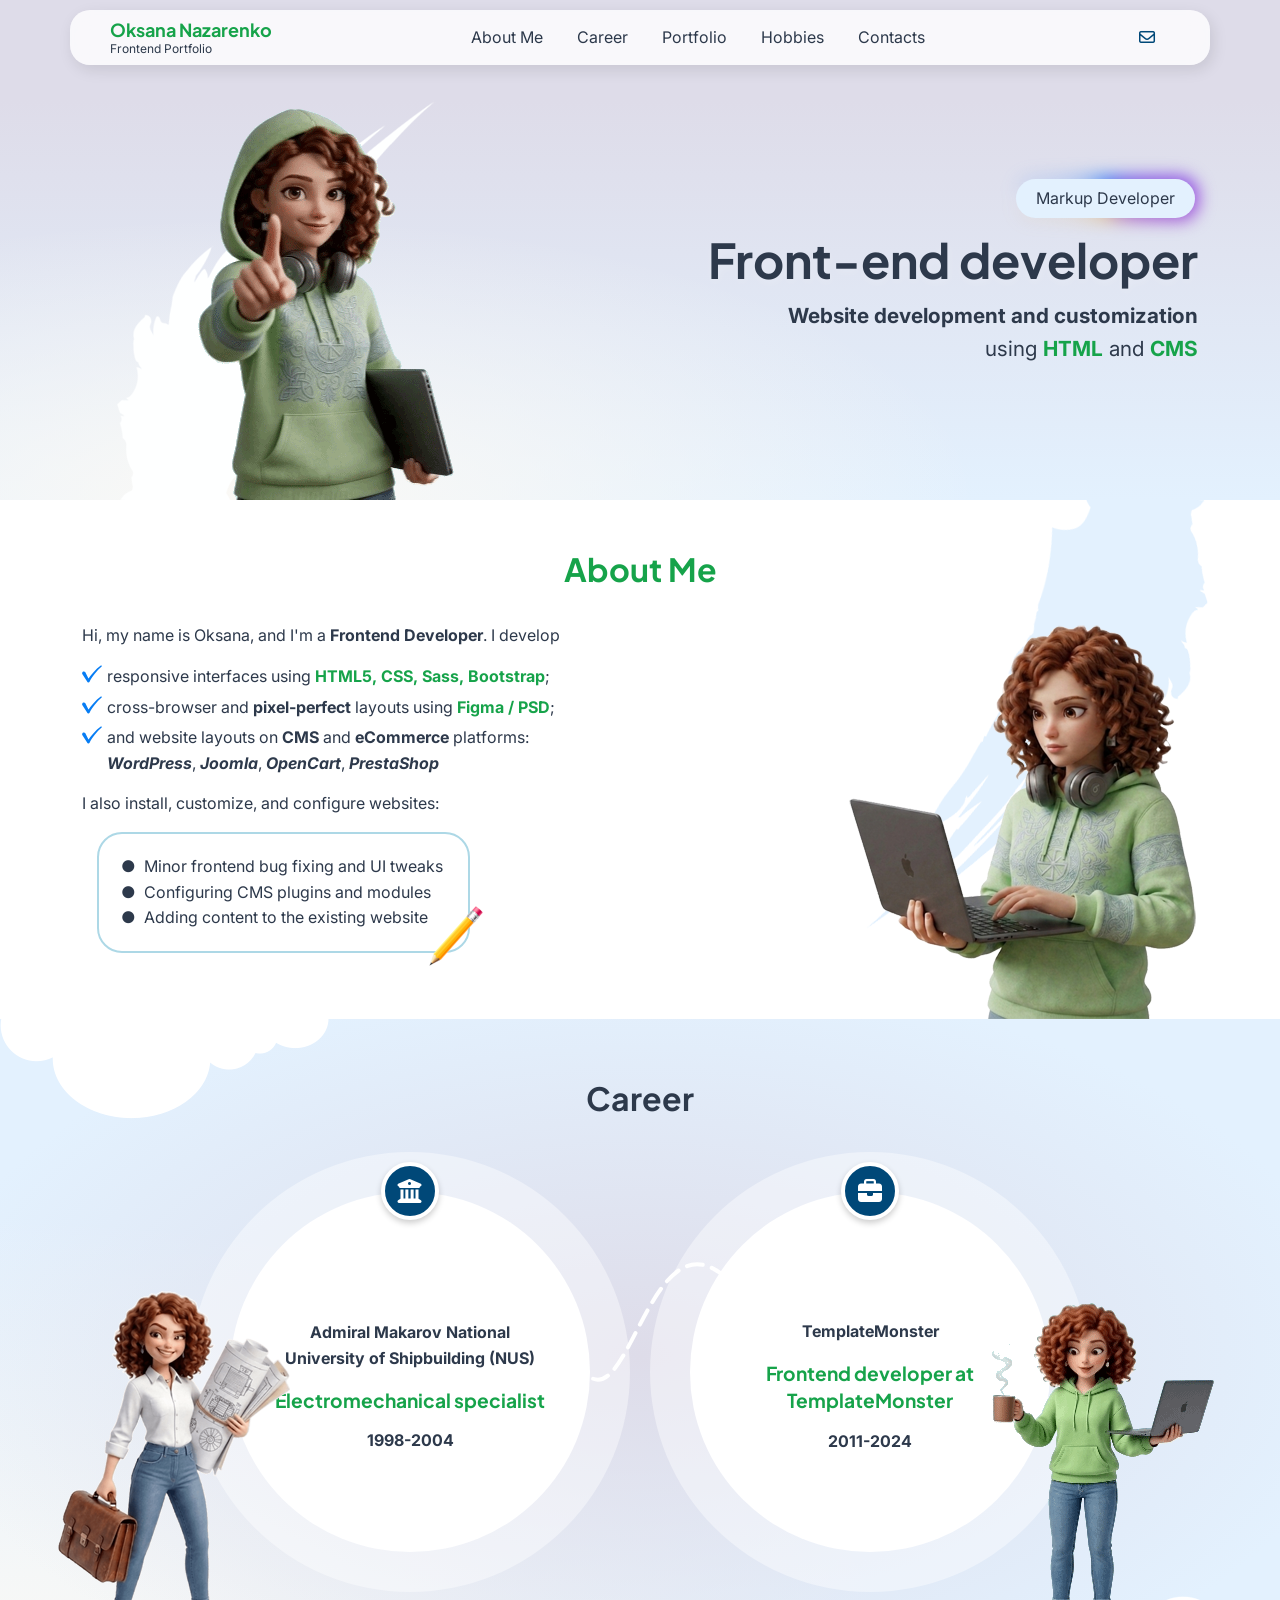
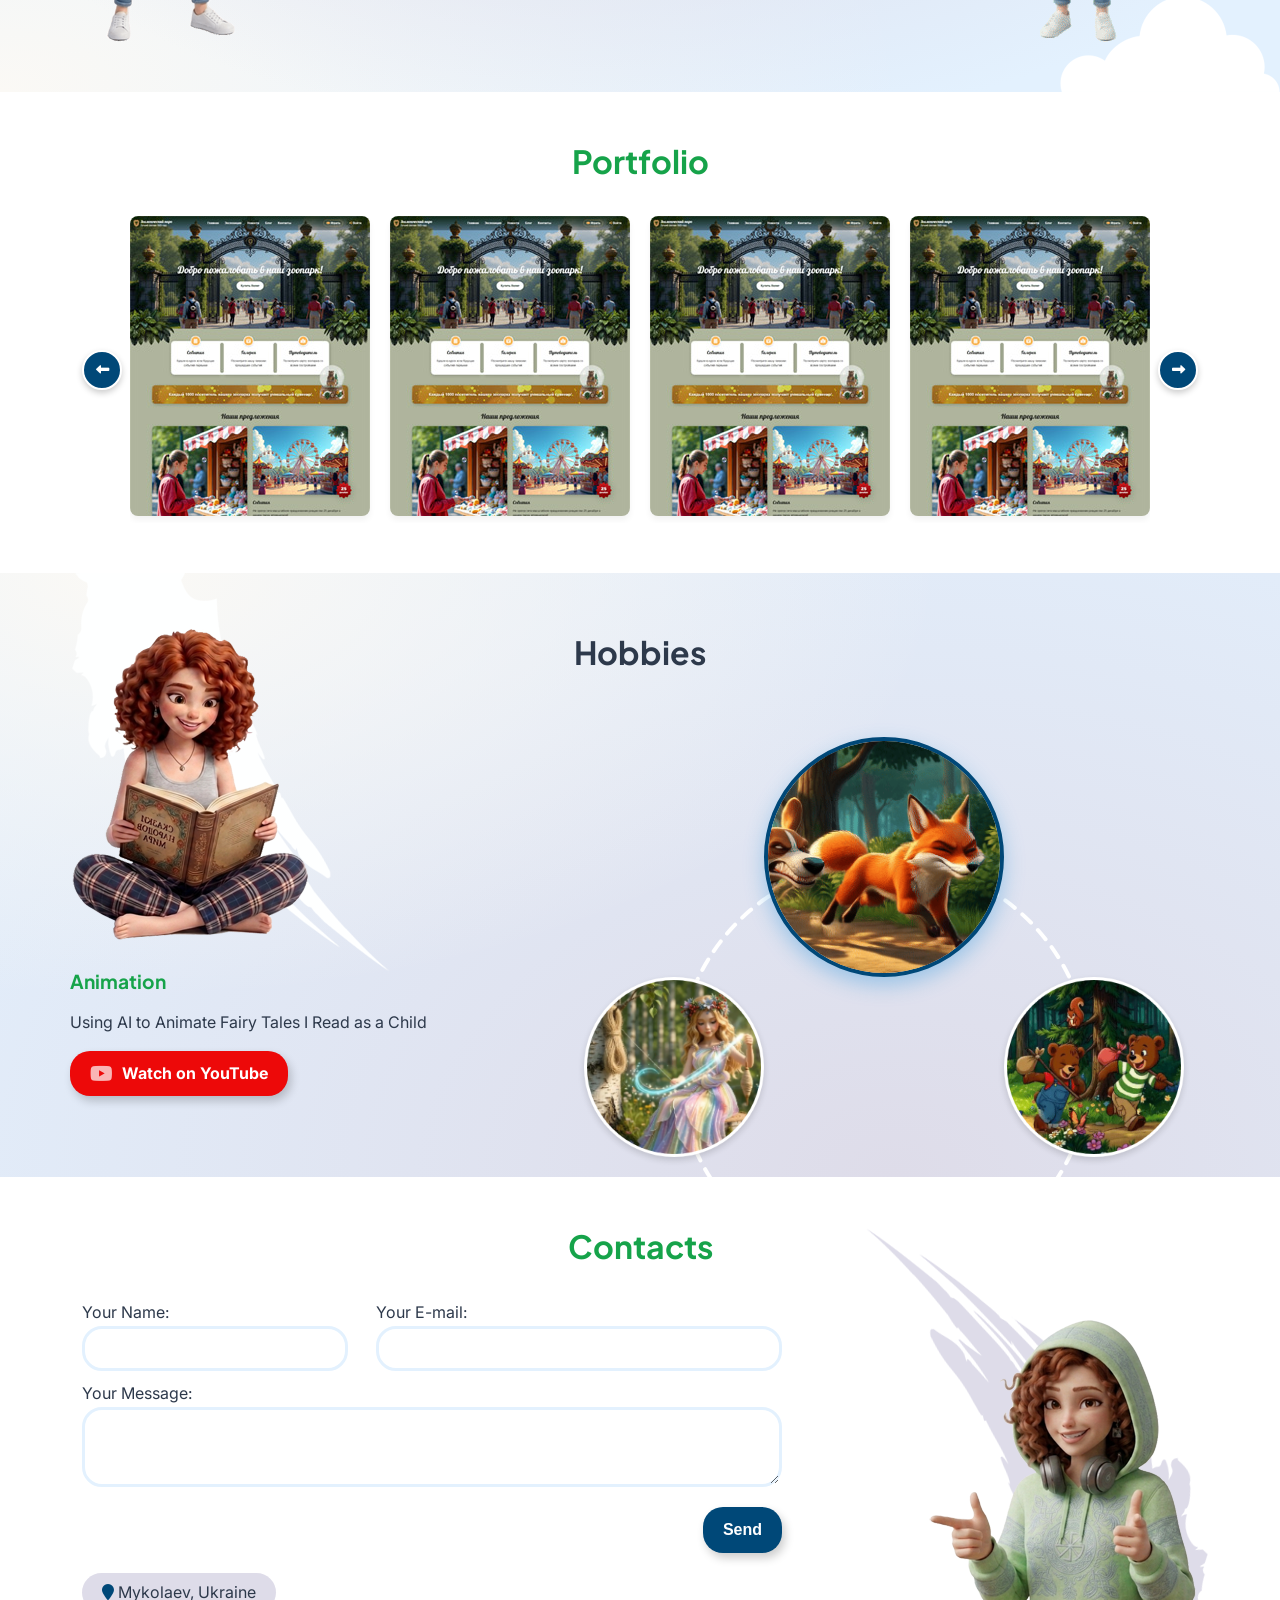
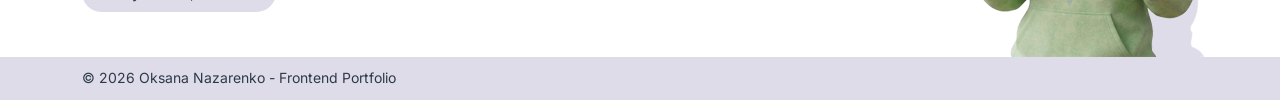
<file: index.html>
<!doctype html>
<html lang="en">
  <head>
    <meta charset="UTF-8" />
    <meta name="viewport" content="width=device-width, initial-scale=1.0" />
    <title>Frontend Portfolio</title>
    <link rel="icon" href="img/favicon.ico" />
    <link rel="preconnect" href="https://fonts.googleapis.com" />
    <link rel="preconnect" href="https://fonts.gstatic.com" crossorigin />
    <link href="https://fonts.googleapis.com/css2?family=Inter:ital,opsz,wght@0,14..32,100..900;1,14..32,100..900&display=swap" rel="stylesheet">
	<link href="https://fonts.googleapis.com/css2?family=Plus+Jakarta+Sans:wght@700&display=swap" rel="stylesheet">
    <link rel="stylesheet" href="css/bootstrap-grid.css" />
    <link href="css/fontawesome-all.min.css" rel="stylesheet" />
    <link rel="preload" href="preloader.svg" as="image" />
    <link rel="stylesheet" href="css/styles.css" />
    <link rel="stylesheet" href="css/responsive.css" />
  </head>

  <body>
    <div class="preloader">
      <img src="preloader.svg" alt="Portfolio" />
    </div>
    <header class="head-home">
      <div class="navbar">
        <div class="container">
          <div class="logo">
            <a href="/">
              <p>
                <span>Oksana Nazarenko</span><br />
                Frontend Portfolio
              </p>
            </a>
          </div>
          <div class="header__menu menu">
            <div class="menu__icon"><span></span></div>
            <nav class="menu__body">
              <ul class="menu__list">
                <li><a href="#about">About Me</a></li>
                <li><a href="#career">Career</a></li>
                <li><a href="#portfolio">Portfolio</a></li>
                <li><a href="#hobbies">Hobbies</a></li>
                <li><a href="#contacts">Contacts</a></li>
              </ul>
            </nav>
          </div>
          <nav>
            <a href="mailto:oksana555oksana@gmail.com" target="_blank"
              ><i class="far fa-envelope"></i
            ></a>
          </nav>
        </div>
      </div>
      <div class="container">
        <span class="rainbow">
          <span class="rainbow-stroke"></span>
          <span class="rainbow-text">Markup Developer</span>
        </span>
        <h1>Front-end developer</h1>
        <p>
          <strong>Website development and customization</strong><br />
          using <strong class="color2">HTML</strong> and
          <strong class="color2">CMS</strong>
        </p>
      </div>
    </header>

    <div class="content">
      <section id="about">
        <div class="container">
          <h2 class="text-center">About Me</h2>

          <div class="row">
            <div class="col-sm-12 col-md-8">
              <div class="text-container">
                <p>
                  Hi, my name is Oksana, and I'm a
                  <strong>Frontend Developer</strong>. I develop
                </p>
                <ul class="list-check">
                  <li>
                    responsive interfaces using
                    <strong class="color2">HTML5, CSS, Sass, Bootstrap</strong>;
                  </li>
                  <li>
                    cross-browser and <strong>pixel-perfect</strong> layouts
                    using <strong class="color2">Figma / PSD</strong>;
                  </li>
                  <li>
                    and website layouts on <strong>CMS</strong> and
                    <strong>eCommerce</strong> platforms: <br><strong><em>WordPress</em></strong>, <strong><em>Joomla</em></strong>, <strong><em>OpenCart</em></strong>, <strong><em>PrestaShop</em></strong>
                  </li>
                </ul>

                <p>I also install, customize, and configure websites:</p>
                <ul class="list-marker">
                  <li>Minor frontend bug fixing and UI tweaks</li>
                  <li>Configuring CMS plugins and modules</li>
                  <li>Adding content to the existing website</li>
                </ul>
              </div>
            </div>
            <div class="col-sm-12 col-md-4 lh-0">
              <img
                class="img-box"
                src="img/img2.png"
                alt="Oksana Nazarenko"
                style="width: 351px"
              />
            </div>
          </div>
        </div>
      </section>

      <section id="career" class="highlighted-section">
        <h2 class="text-center">Career</h2>
        <div class="features">
          <div class="feature-box">
            <span class="feature-box-icon"
              ><i class="fa fa-university"></i
            ></span>
            <div class="feature-box-text">
              <p>
                <strong
                  >Admiral Makarov National University of Shipbuilding
                  (NUS)</strong
                >
              </p>
              <h3>Electromechanical specialist</h3>
              <p><strong>1998-2004</strong></p>
            </div>
            <img
              class="img-box"
              src="img/img3.png"
              alt="Oksana Nazarenko"
              style="width: 232px"
            />
            <svg
              class="feature-line"
              width="400"
              height="200"
              viewBox="0 0 400 200"
            >
              <path
                class="dashed-curve"
                d="M 150 100 C 220 300,  230 -100, 350 100"
                pathLength="100"
              />
            </svg>
          </div>
          <div class="feature-box">
            <span class="feature-box-icon"
              ><i class="fa-solid fa-briefcase"></i
            ></span>
            <div class="feature-box-text">
              <p><strong>TemplateMonster</strong></p>
              <h3>Frontend developer at TemplateMonster</h3>
              <p><strong>2011-2024</strong></p>
            </div>
            <img
              class="img-box"
              src="img/img4.gif"
              alt="Oksana Nazarenko"
              style="width: 250px"
            />
          </div>
        </div>
      </section>

      <section id="portfolio">
        <div class="container">
          <h2 class="text-center">Portfolio</h2>
          <div class="row">
            <div class="col-sm-12">
              <div class="carousel-container" id="carousel-linear">
                <div class="carousel-track-wrapper">
                  <div class="carousel-track">
                    <div class="carousel-item">
                      <a href="portfolio1.html">
                        <img src="img/portfolio1.jpg" alt="portfolio1" />
                      </a>
                    </div>
                    <div class="carousel-item">
                      <a href="portfolio1.html">
                        <img src="img/portfolio1.jpg" alt="portfolio2" />
                      </a>
                    </div>
                    <div class="carousel-item">
                      <a href="portfolio1.html">
                        <img src="img/portfolio1.jpg" alt="portfolio3" />
                      </a>
                    </div>
                    <div class="carousel-item">
                      <a href="portfolio1.html">
                        <img src="img/portfolio1.jpg" alt="portfolio4"
                      /></a>
                    </div>
                  </div>
                </div>
                <button class="nav-btn prev-btn">
                  <i class="fas fa-long-arrow-alt-left"></i>
                </button>
                <button class="nav-btn next-btn">
                  <i class="fas fa-long-arrow-alt-right"></i>
                </button>
              </div>
            </div>
          </div>
        </div>
      </section>

      <section id="hobbies" class="highlighted-section">
        <div class="container">
          <h2 class="text-center">Hobbies</h2>
          <div class="row">
            <div class="col-sm-12 col-md-5">
              <div>
                <img
                  class="img-box"
                  src="img/img5.png"
                  alt="Hobbies"
                  style="width: 240px"
                />
                <h3>Animation</h3>
                <p>Using AI to Animate Fairy Tales I Read as a Child</p>
                <a
                  href="https://www.youtube.com/@SanaXTm"
                  target="_blank"
                  class="btn btn-youtube"
                  ><i class="fab fa-youtube" aria-hidden="true"></i> Watch on
                  YouTube</a
                >
              </div>
            </div>
            <div class="col-sm-12 col-md-7">
              <div class="circular-carousel-area">
                <div class="circular-carousel" id="carousel-circular">
                  <div
                    class="circle-item"
                    data-jpg="img/animation1.jpg"
                    data-gif="img/animation1.gif"
                  >
                    <img src="img/animation1.jpg" alt="animation1" />
                  </div>
                  <div
                    class="circle-item"
                    data-jpg="img/animation2.jpg"
                    data-gif="img/animation2.gif"
                  >
                    <img src="img/animation2.jpg" alt="animation2" />
                  </div>
                  <div
                    class="circle-item"
                    data-jpg="img/animation3.jpg"
                    data-gif="img/animation3.gif"
                  >
                    <img src="img/animation3.jpg" alt="animation3" />
                  </div>
                  <div
                    class="circle-item"
                    data-jpg="img/animation4.jpg"
                    data-gif="img/animation4.gif"
                  >
                    <img src="img/animation4.jpg" alt="animation4" />
                  </div>
                </div>
              </div>
            </div>
          </div>
        </div>
      </section>

      <section id="contacts" class="container">
        <h2 class="text-center">Contacts</h2>

        <div class="row">
          <div class="col-sm-12 col-md-8">
            <div>
              <form
                class="contact-form"
                action="https://formspree.io/f/xbdbvwkq"
                method="POST"
              >
                <input
                  type="hidden"
                  name="_subject"
                  value="Письмо моего сайта-визитки на GitHub Pages"
                />
                <label>
                  Your Name:
                  <input type="text" name="name" required />
                </label>
                <label>
                  Your E-mail:
                  <input type="email" name="email" required />
                </label>
                <label class="message-label">
                  Your Message:
                  <textarea name="message"></textarea>
                </label>
                <button type="submit" class="btn">Send</button>
              </form>
              <p>
                <span class="info-mark">
                  <i class="fa fa-map-marker"></i> Mykolaev, Ukraine
                </span>
              </p>
            </div>
          </div>
          <div class="col-sm-12 col-md-4 lh-0 justify-end">
            <img
              class="img-box"
              src="img/img7.png"
              alt="contacts"
              style="width: 270px"
            />
          </div>
        </div>
      </section>
    </div>
    <footer>
      <div class="container">
        <div class="copyright">
          <span>&copy; 2026 Oksana Nazarenko - Frontend Portfolio</span>
        </div>
      </div>
      <button id="scrollToTopBtn">
        <svg
          xmlns="http://www.w3.org/2000/svg"
          xmlns:xlink="http://www.w3.org/1999/xlink"
          version="1.1"
          width="40"
          height="40"
          viewBox="0 0 256 256"
          xml:space="preserve"
        >
          <g
            style="
              stroke: none;
              stroke-width: 0;
              stroke-dasharray: none;
              stroke-linecap: butt;
              stroke-linejoin: miter;
              stroke-miterlimit: 10;
              fill: none;
              fill-rule: nonzero;
              opacity: 1;
            "
            transform="translate(1.4065934065934016 1.4065934065934016) scale(2.81 2.81)"
          >
            <path
              d="M 45 26.506 c -12.049 0 -21.851 9.802 -21.851 21.852 v 19.791 C 23.149 80.198 32.951 90 45 90 s 21.851 -9.802 21.851 -21.851 V 48.358 C 66.851 36.308 57.049 26.506 45 26.506 z M 48.884 53.998 c 0 2.145 -1.738 3.884 -3.884 3.884 c -2.145 0 -3.884 -1.739 -3.884 -3.884 V 43.59 c 0 -2.145 1.739 -3.884 3.884 -3.884 c 2.145 0 3.884 1.739 3.884 3.884 V 53.998 z"
              style="
                stroke: none;
                stroke-width: 1;
                stroke-dasharray: none;
                stroke-linecap: butt;
                stroke-linejoin: miter;
                stroke-miterlimit: 10;
                fill: rgb(0, 0, 0);
                fill-rule: nonzero;
                opacity: 1;
              "
              transform=" matrix(1 0 0 1 0 0) "
              stroke-linecap="round"
            />
            <path
              d="M 45 0 c -0.828 0 -1.657 0.316 -2.288 0.948 L 30.15 13.509 c -1.264 1.263 -1.264 3.312 0 4.576 c 1.263 1.264 3.313 1.264 4.576 0 L 45 7.813 l 10.273 10.273 c 1.264 1.264 3.312 1.264 4.576 0 c 1.264 -1.264 1.264 -3.312 0 -4.576 L 47.288 0.948 C 46.656 0.316 45.828 0 45 0 z"
              style="
                stroke: none;
                stroke-width: 1;
                stroke-dasharray: none;
                stroke-linecap: butt;
                stroke-linejoin: miter;
                stroke-miterlimit: 10;
                fill: rgb(0, 0, 0);
                fill-rule: nonzero;
                opacity: 1;
              "
              transform=" matrix(1 0 0 1 0 0) "
              stroke-linecap="round"
            />
          </g>
        </svg>
      </button>
    </footer>
    <script>
      /* loadng */
      window.onload = function () {
        document.querySelector(".preloader").style.display = "none";
      };
      /* menu burger */
      const hamburger = document.querySelector(".menu__icon");
      const navMenu = document.querySelector(".header__menu");
      hamburger.addEventListener("click", () => {
        navMenu.classList.toggle("active");
      });

      /* scroll to top */
      var scrollToTopBtn = document.getElementById("scrollToTopBtn");
      var rootElement = document.documentElement;
      function scrollToTop() {
        rootElement.scrollTo({
          top: 0,
          behavior: "smooth",
        });
      }
      scrollToTopBtn.addEventListener("click", scrollToTop);
      window.addEventListener("scroll", () => {
        if (window.scrollY >= 50) {
          scrollToTopBtn.style.opacity = 1;
        } else {
          scrollToTopBtn.style.opacity = 0;
        }
      });
    </script>
    <script src="js/carousel.js"></script>
  </body>
</html>
</file>
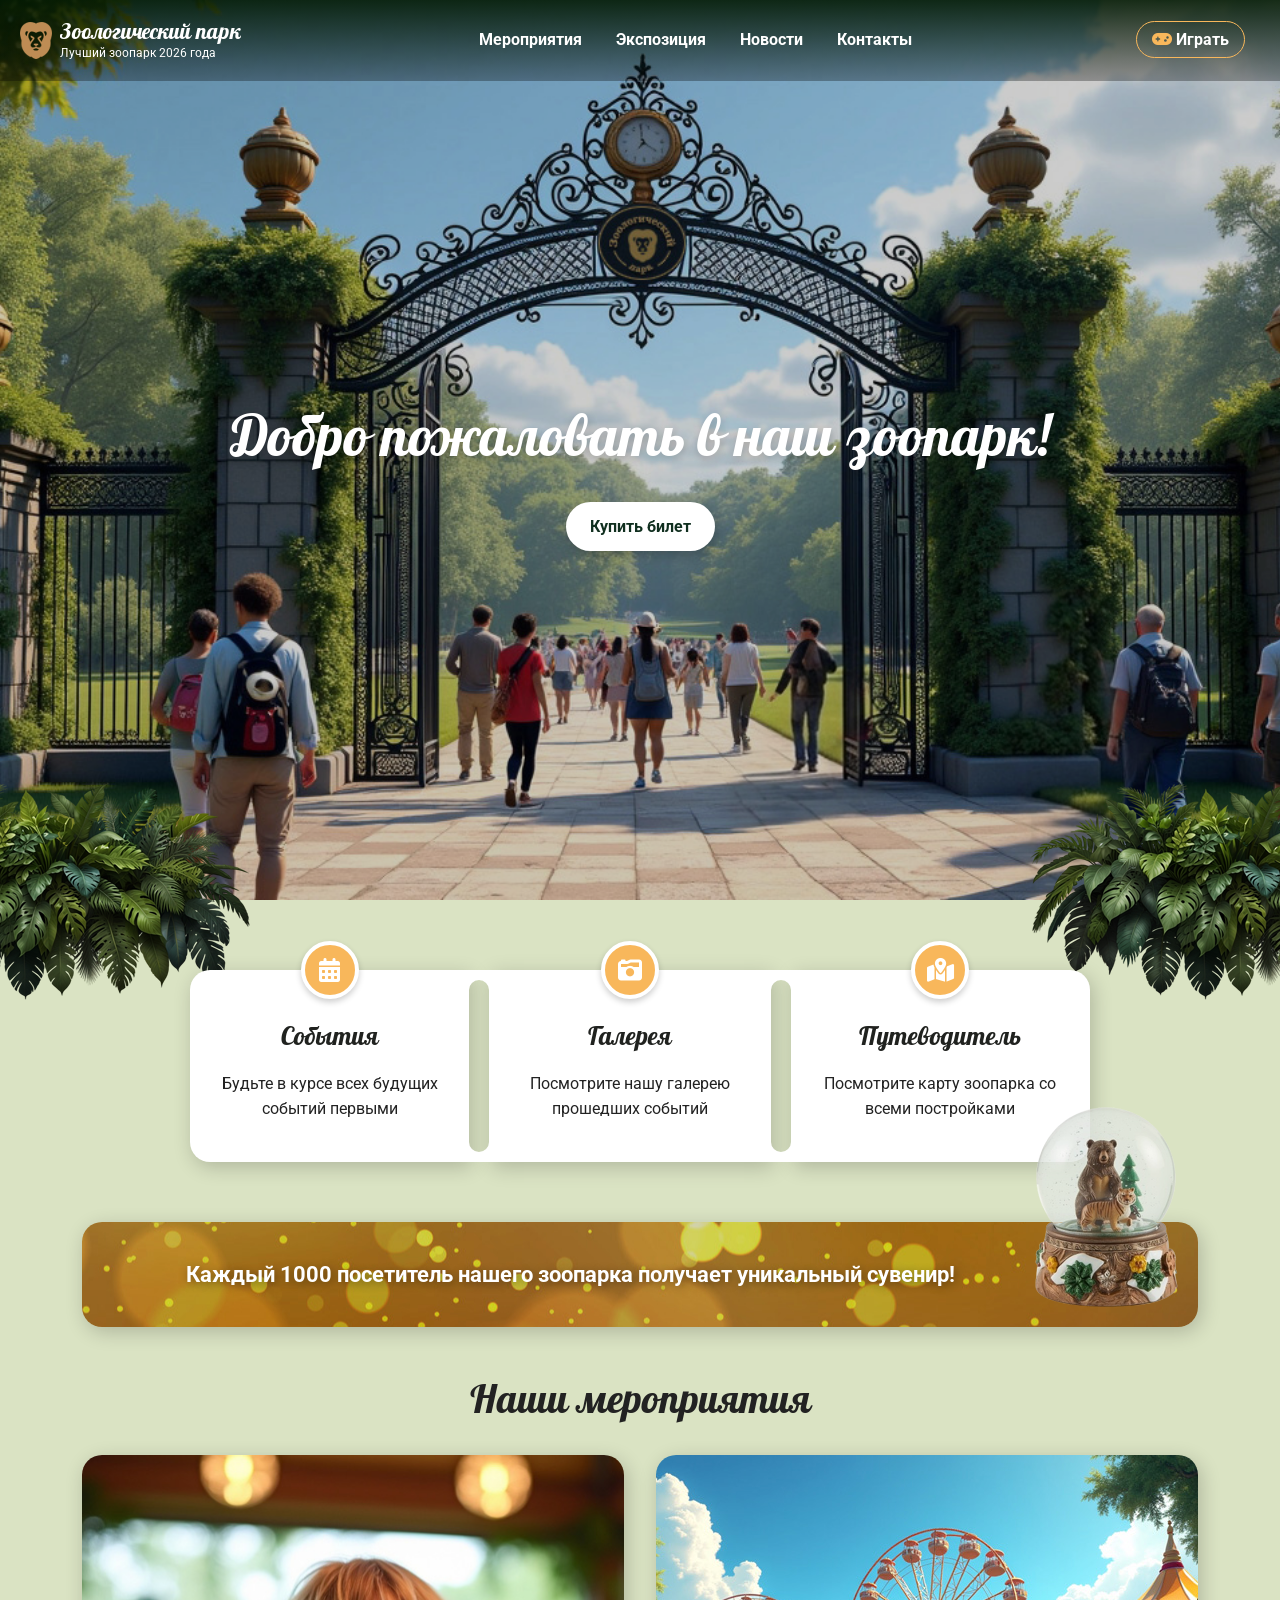
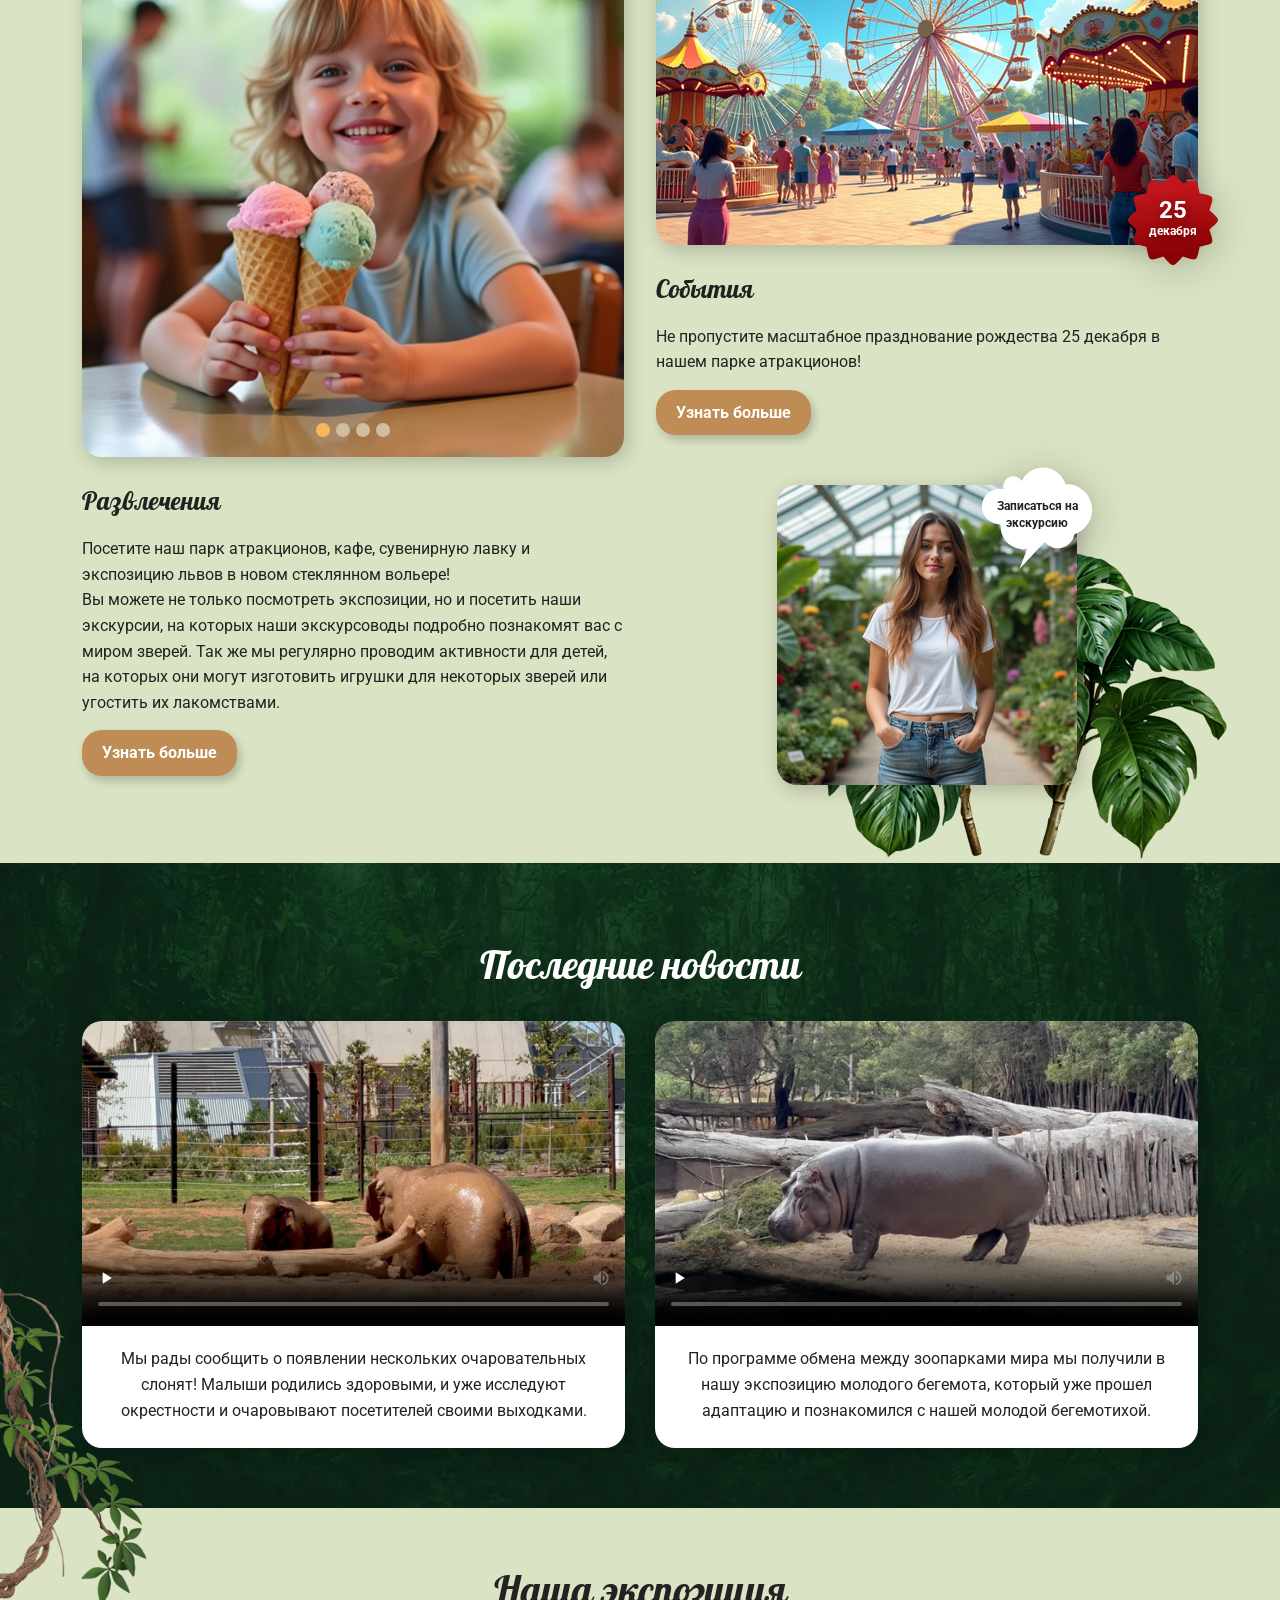
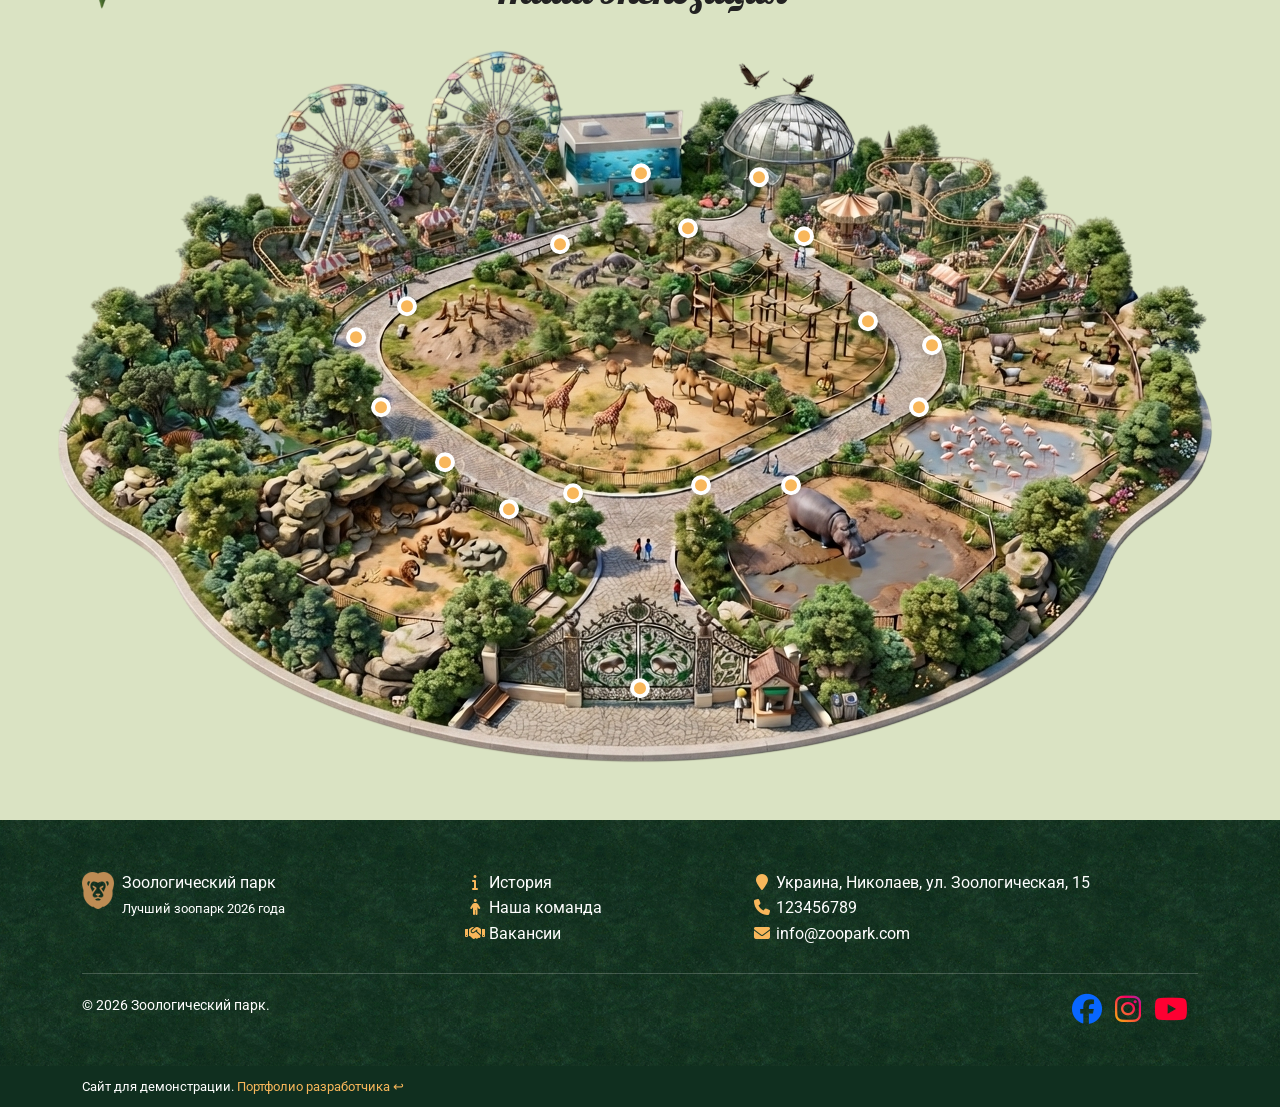
<file: portfolio1.html>
<!doctype html>
<html lang="en">
  <head>
    <meta charset="UTF-8" />
    <meta name="viewport" content="width=device-width, initial-scale=1.0" />
    <title>Зоологический парк</title>
    <link rel="icon" href="img/portfolio1/favicon.ico" />
    <link rel="preconnect" href="https://fonts.googleapis.com" />
    <link rel="preconnect" href="https://fonts.gstatic.com" crossorigin />
    <link
      href="https://fonts.googleapis.com/css2?family=Roboto:ital,wght@400,700&display=swap"
      rel="stylesheet"
    />
    <link
      href="https://fonts.googleapis.com/css2?family=Pattaya&display=swap"
      rel="stylesheet"
    />
    <link rel="preload" href="preloader.svg" as="image" />
    <link rel="stylesheet" href="css/portfolio1/bootstrap-grid.css" />
    <link rel="stylesheet" href="css/portfolio1/fontawesome-all.min.css" />
    <link rel="stylesheet" href="css/portfolio1/styles.css" />
    <link rel="stylesheet" href="css/portfolio1/responsive.css" />
  </head>

  <body>
    <div class="preloader">
      <img src="preloader.svg" alt="Зоологический парк" />
    </div>
    <header class="head-home">
      <div class="navbar">
        <div class="logo">
          <a href="javascript:void(0)">
            <img src="img/portfolio1/logo.png" alt="" />
            <p>
              <span>Зоологический парк</span><br />
              Лучший зоопарк 2026 года
            </p>
          </a>
        </div>
        <div class="header__menu menu">
          <div class="menu__icon"><span></span></div>
          <nav class="menu__body">
            <ul class="menu__list">
              <li><a href="#activities">Мероприятия</a></li>
              <li><a href="#exhibition">Экспозиция</a></li>
              <li><a href="#news">Новости</a></li>
              <li><a href="#contacts">Контакты</a></li>
              <li class="d-sm-none"><a href="#">Играть</a></li>
            </ul>
          </nav>
        </div>
        <nav>
          <a href="javascript:void(0)" class="btn-header"
            ><i class="fa fa-gamepad"></i> <span>Играть</span></a
          >
        </nav>
      </div>
      <h1>Добро пожаловать в наш зоопарк!</h1>
      <a href="javascript:void(0)" class="open-popup-btn btn-head-home" data-popup="popup-ticket">Купить билет</a>
      <div class="decor">
        <img src="img/portfolio1/decor.png" alt="" />
        <img src="img/portfolio1/decor.png" alt="" />
      </div>
    </header>

    <div class="content">
      <section class="features">
        <a class="open-popup-btn feature-box" href="javascript:void(0)" data-popup="calendar-popup">
          <span class="feature-box-icon"
            ><i class="fa-solid fa-calendar-days"></i
          ></span>		  
          <h3>События</h3>
          <p>Будьте в курсе всех будущих событий первыми</p>
        </a>		
        <a class="open-popup-btn feature-box" href="javascript:void(0)" data-popup="popup-carousel-gallery">
          <span class="feature-box-separator"></span>
          <span class="feature-box-separator"></span>
          <span class="feature-box-icon"
            ><i class="fa-solid fa-camera-retro"></i
          ></span>
          <h3>Галерея</h3>
          <p>Посмотрите нашу галерею прошедших событий</p>
        </a>
        <a class="open-popup-btn feature-box" href="javascript:void(0)" data-popup="map-popup">
          <span class="feature-box-separator"></span>
          <span class="feature-box-separator"></span>
          <span class="feature-box-icon"
            ><i class="fa-solid fa-map-location-dot"></i
          ></span>
          <h3>Путеводитель</h3>
          <p>Посмотрите карту зоопарка со всеми постройками</p>
        </a>
      </section>

      <section class="container banner-section">
        <div class="banner-home">
          <div class="banner-home_effect"></div>
          <p>
            Каждый 1000 посетитель нашего зоопарка получает уникальный сувенир!
          </p>
          <img src="img/portfolio1/banner-img.png" alt="banner" />
        </div>
      </section>

      <section id="activities" class="container animals-section">
        <h2 class="text-center">Наши мероприятия</h2>
        <div class="row">
          <div class="col-sm-12 col-md-6">
            <div class="sim-slider">
              <ul class="sim-slider-list">
                <li class="sim-slider-element">
                  <img src="img/portfolio1/home_slider1.jpg" alt="0" />
                </li>
                <li class="sim-slider-element">
                  <img src="img/portfolio1/home_slider2.jpg" alt="1" />
                </li>
                <li class="sim-slider-element">
                  <img src="img/portfolio1/home_slider3.jpg" alt="2" />
                </li>
                <li class="sim-slider-element">
                  <img src="img/portfolio1/home_slider4.jpg" alt="3" />
                </li>
              </ul>
              <div class="sim-slider-arrow-left"></div>
              <div class="sim-slider-arrow-right"></div>
              <div class="sim-slider-dots"></div>
            </div>
          </div>
          <div class="col-sm-12 col-md-6 animal-block">
            <div class="animal-text">
              <div class="img-box_action">
                <img
                  class="img-box"
                  src="img/portfolio1/atracion.jpg"
                  alt="atracion"
                />
                <span class="icon-action">
                  <svg
                    xmlns="http://www.w3.org/2000/svg"
                    xmlns:xlink="http://www.w3.org/1999/xlink"
                    viewBox="0 0 512 512"
                  >
                    <defs>
                      <linearGradient
                        id="linear-gradient-2"
                        x1="300"
                        y1="441.96"
                        x2="255.94"
                        y2="60.66"
                        gradientUnits="userSpaceOnUse"
                      >
                        <stop offset="0" stop-color="#8a0304" />
                        <stop offset="1" stop-color="#c3161c" />
                      </linearGradient>
                    </defs>
                    <title>promo_orange</title>
                    <g style="isolation: isolate">
                      <g id="Layer_1" data-name="Layer 1">
                        <path
                          d="M311.59,48.68c84.6-26.49,76.91-30.8,96.23,55.51,86.7,19.39,82.11,11.43,55.55,96.17,64.9,59.65,64.82,51.47,0,111,26.48,84.52,30.62,76.91-55.55,96.17-19.3,86.21-11.75,82-96.23,55.53-60,65.2-51.1,65.2-111.1,0-85.13,26.65-76.75,31.51-96.22-55.53C17.74,388.23,22.14,396.2,48.7,311.4c-64.87-59.64-65-51.28,0-111-26.48-84.52-30.8-76.86,55.56-96.17,19.44-86.83,11.26-82.12,96.22-55.51,59.72-64.9,51.36-64.91,111.1,0Z"
                          fill-rule="evenodd"
                          fill="url(#linear-gradient-2)"
                        />
                      </g>
                    </g>
                  </svg>
                  <span><strong>25</strong> декабря</span>
                </span>
              </div>
              <h3>События</h3>
              <p>
                Не пропустите масштабное празднование рождества 25 декабря в
                нашем парке атракционов!
              </p>
              <a href="javascript:void(0)" class="btn">Узнать больше</a>
            </div>
          </div>
        </div>
        <div class="row">
          <div class="col-sm-12 col-md-6 animal-block">
            <div class="animal-text">
              <h3>Развлечения</h3>
              <p>
                Посетите наш парк атракционов, кафе, сувенирную лавку и
                экспозицию львов в новом стеклянном вольере!<br />Вы можете не
                только посмотреть экспозиции, но и посетить наши экскурсии, на
                которых наши экскурсоводы подробно познакомят вас с миром
                зверей. Так же мы регулярно проводим активности для детей, на
                которых они могут изготовить игрушки для некоторых зверей или
                угостить их лакомствами.
              </p>
              <a href="javascript:void(0)" class="open-popup-btn btn" data-popup="popup-entertainment">Узнать больше</a>
            </div>
          </div>
          <div class="col-sm-12 col-md-6 animal-block">
            <div class="animal-text elem-info">
              <span class="img-decor1">
                <img
                  class="img-box"
                  src="img/portfolio1/junate.jpg"
                  alt="junate"
                />
              </span>
              <a href="javascript:void(0)" class="elem-info_text">
                <svg
                  id="Layer_1"
                  data-name="Layer 1"
                  xmlns="http://www.w3.org/2000/svg"
                  xmlns:xlink="http://www.w3.org/1999/xlink"
                  viewBox="0 0 512 512"
                >
                  <defs>
                    <linearGradient
                      id="linear-gradient1"
                      x1="256"
                      y1="441.36"
                      x2="256"
                      y2="9.45"
                      gradientUnits="userSpaceOnUse"
                    >
                      <stop offset="0" stop-color="white" />
                      <stop offset="0.37" stop-color="white" />
                      <stop offset="1" stop-color="white" />
                    </linearGradient>
                  </defs>
                  <title>cloud_comment</title>
                  <path
                    d="M288.86,328A71.76,71.76,0,0,0,416,295a109.46,109.46,0,0,0-34.43-213.4h-4A100.6,100.6,0,0,0,281.46,11c-40.12,0-74.55,23.9-90.77,57.76a42.58,42.58,0,0,0-78.81,22.48c0,4,0,7.68,1.14,11.38a76.15,76.15,0,0,0-92.19,74.26c0,42.11,36.7,76.54,79.1,76.54h0c-.29,2.84.85,6.26.85,9.39C100.79,316,144,359,197.24,359A108.43,108.43,0,0,0,214,357.55l-32.15,85.36Z"
                    fill="url(#linear-gradient1)"
                  />
                </svg>
                <span>Записаться на экскурсию</span>
              </a>
            </div>
          </div>
        </div>
      </section>

      <section id="news" class="highlighted-section">
        <div class="container">
          <h2 class="text-center">Последние новости</h2>
          <div class="highlighted-grid">
            <div>
              <div class="video-container">
                <video
                  class="interactive-video"
                  src="img/portfolio1/video1.mp4"
                  poster="img/portfolio1/video1.webp"
                  preload="none"
                  controls
                  controlsList="nodownload noplaybackrate"
                  disablePictureInPicture
                  width="633"
                ></video>
              </div>
              <div class="p-box">
                <p>
                  Мы рады сообщить о появлении нескольких очаровательных слонят!
                  Малыши родились здоровыми, и уже исследуют окрестности и
                  очаровывают посетителей своими выходками.
                </p>
              </div>
            </div>
            <div class="img-decor2">
              <div class="video-container">
                <video
                  class="interactive-video"
                  src="img/portfolio1/video2.mp4"
                  poster="img/portfolio1/video2.webp"
                  preload="none"
                  controls
                  controlsList="nodownload noplaybackrate"
                  disablePictureInPicture
                  width="633"
                ></video>
              </div>
              <div class="p-box">
                <p>
                  По программе обмена между зоопарками мира мы получили в нашу
                  экспозицию молодого бегемота, который уже прошел адаптацию и
                  познакомился с нашей молодой бегемотихой.
                </p>
              </div>
            </div>
          </div>
        </div>
        <span class="icon-decor"></span>
      </section>

      <section id="exhibition" class="text-center">
        <h2>Наша экспозиция</h2>
        <!-- КАРТА С ДОРОЖКАМИ И ОБЪЕКТАМИ -->
        <div id="map-container">
          <img src="img/portfolio1/map.png" alt="map" />
          <div class="zoo-objects">
            <div
              class="zoo-object"
              style="left: 49.2%; top: 84%"
              onclick="openLocation('entrance')"
            >
              <div class="icon"></div>
              <div class="label">Вход / Касса</div>
            </div>
            <div
              class="zoo-object"
              style="left: 39%; top: 61%"
              onclick="openLocation('lions')"
            >
              <div class="icon"></div>
              <div class="label">Львы</div>
            </div>
            <div
              class="zoo-object"
              style="left: 34%; top: 55%"
              onclick="openLocation('bear')"
            >
              <div class="icon"></div>
              <div class="label">Медведи</div>
            </div>
            <div
              class="zoo-object"
              style="left: 27%; top: 39%"
              onclick="openLocation('bison')"
            >
              <div class="icon"></div>
              <div class="label">Бизоны</div>
            </div>
            <div
              class="zoo-object"
              style="left: 29%; top: 48%"
              onclick="openLocation('tiger')"
            >
              <div class="icon"></div>
              <div class="label">Тигры</div>
            </div>
            <div
              class="zoo-object"
              style="left: 53%; top: 25%"
              onclick="openLocation('elephants')"
            >
              <div class="icon"></div>
              <div class="label">Слоны</div>
            </div>
            <div
              class="zoo-object"
              style="left: 61%; top: 58%"
              onclick="openLocation('hippos')"
            >
              <div class="icon"></div>
              <div class="label">Бегемоты</div>
            </div>
            <div
              class="zoo-object"
              style="left: 31%; top: 35%"
              onclick="openLocation('gopher')"
            >
              <div class="icon"></div>
              <div class="label">Суслики</div>
            </div>
            <div
              class="zoo-object"
              style="left: 44%; top: 59%"
              onclick="openLocation('giraffe')"
            >
              <div class="icon"></div>
              <div class="label">Жирафы</div>
            </div>
            <div
              class="zoo-object"
              style="left: 54%; top: 58%"
              onclick="openLocation('camel')"
            >
              <div class="icon"></div>
              <div class="label">Верблюды</div>
            </div>
            <div
              class="zoo-object"
              style="left: 43%; top: 27%"
              onclick="openLocation('wolves')"
            >
              <div class="icon"></div>
              <div class="label">Волки</div>
            </div>
            <div
              class="zoo-object"
              style="left: 71%; top: 48%"
              onclick="openLocation('flamingos')"
            >
              <div class="icon"></div>
              <div class="label">Фламинго</div>
            </div>
            <div
              class="zoo-object"
              style="left: 67%; top: 37%"
              onclick="openLocation('monkeys')"
            >
              <div class="icon"></div>
              <div class="label">Обезьяны</div>
            </div>
            <div
              class="zoo-object"
              style="left: 72%; top: 40%"
              onclick="openLocation('goat')"
            >
              <div class="icon"></div>
              <div class="label">Козлы</div>
            </div>
            <div
              class="zoo-object"
              style="left: 49.3%; top: 18%"
              onclick="openLocation('aquarium')"
            >
              <div class="icon"></div>
              <div class="label">Аквариум</div>
            </div>
            <div
              class="zoo-object"
              style="left: 58.5%; top: 18.5%"
              onclick="openLocation('eagle')"
            >
              <div class="icon"></div>
              <div class="label">Орлы</div>
            </div>
            <div
              class="zoo-object"
              style="left: 62%; top: 26%"
              onclick="openLocation('peacock')"
            >
              <div class="icon"></div>
              <div class="label">Павлины</div>
            </div>
          </div>
        </div>

        <!-- pop up for exposition: slider -->
        <div
          class="modal-overlay"
          id="modalOverlay"
          onclick="closeModalByOverlay(event)"
        >
          <div class="modal-content">
            <button class="close-btn" onclick="closeModal()">&times;</button>

            <div class="carousel-container">
              <button class="carousel-btn btn-prev" onclick="moveSlide(-1)">
                &#10094;
              </button>
              <button class="carousel-btn btn-next" onclick="moveSlide(1)">
                &#10095;
              </button>
              <div class="carousel-slides" id="modalCarouselSlides"></div>
            </div>

            <div class="modal-text-content" id="modalTextContent"></div>
          </div>
        </div>

        <!-- pop up for exposition: images -->
        <div class="zoo-data-storage">
          <div id="data-entrance">
            <h2>Главный вход и Кассы</h2>
            <p>Здесь вы можете приобрести билеты с 6:30 до 21:00.</p>
            <div class="images-list">
              <img
                src="img/portfolio1/exposition/exit.jpg"
                loading="lazy"
                alt="Exit"
              />
            </div>
          </div>
          <div id="data-lions">
            <h2>Вольер Львов</h2>
            <p>
              В прайде 4 льва. Вес самца до 250 кг. Едят мясо (до 7 кг в день).
              В дикой природе живут 10–14 лет.
            </p>
            <div class="images-list">
              <img
                src="img/portfolio1/exposition/lion1.jpg"
                loading="lazy"
                alt="lion 1"
              />
              <img
                src="img/portfolio1/exposition/lion2.jpg"
                loading="lazy"
                alt="lion 2"
              /><img
                src="img/portfolio1/exposition/lion3.jpg"
                loading="lazy"
                alt="lion 3"
              />
            </div>
          </div>
          <div id="data-bear">
            <h2>Вольер Медведей</h2>
            <p>
              Пара бурых медведей. Вес самца до 400 кг. Всеядные: едят рыбу,
              ягоды, корни и мясо. В тайге живут до 30 лет.
            </p>
            <div class="images-list">
              <img
                src="img/portfolio1/exposition/bear1.jpg"
                loading="lazy"
                alt="bear 1"
              />
              <img
                src="img/portfolio1/exposition/bear2.jpg"
                loading="lazy"
                alt="bear 2"
              />
            </div>
          </div>
          <div id="data-bison">
            <h2>Загон Бизонов</h2>
            <p>
              Вес достигает 900 кг. Питаются травой, ветками и кустарниками.
              Живут в природе до 15 лет.
            </p>
            <div class="images-list">
              <img
                src="img/portfolio1/exposition/bison1.jpg"
                loading="lazy"
                alt="bison 1"
              />
              <img
                src="img/portfolio1/exposition/bison2.jpg"
                loading="lazy"
                alt="bison 2"
              />
            </div>
          </div>
          <div id="data-tiger">
            <h2>Вольер Тигров</h2>
            <p>
              Семья из 3 амурских тигров. Вес самца до 300 кг. Рацион —
              исключительно мясо. В тайге живут до 15 лет.
            </p>
            <div class="images-list">
              <img
                src="img/portfolio1/exposition/tiger1.jpg"
                loading="lazy"
                alt="tiger 1"
              />
              <img
                src="img/portfolio1/exposition/tiger2.jpg"
                loading="lazy"
                alt="tiger 2"
              /><img
                src="img/portfolio1/exposition/tiger3.jpg"
                loading="lazy"
                alt="tiger 3"
              />
            </div>
          </div>
          <div id="data-gopher">
            <h2>Семья сусликов</h2>
            <p>
              Колония из 12 особей. Вес около 500 грамм. Едят семена, корни и
              зелень. Живут в дикой природе до 5 лет.
            </p>
            <div class="images-list">
              <img
                src="img/portfolio1/exposition/gopher1.jpg"
                loading="lazy"
                alt="gopher 1"
              />
            </div>
          </div>
          <div id="data-giraffe">
            <h2>Загон жирафов</h2>
            <p>
              2 сетчатых жирафа. Вес до 1200 кг, рост до 6 м. Питаются листьями
              акации. В саванне живут до 25 лет.
            </p>
            <div class="images-list">
              <img
                src="img/portfolio1/exposition/giraffe1.jpg"
                loading="lazy"
                alt="giraffe 1"
              />
            </div>
          </div>
          <div id="data-camel">
            <h2>Загон верблюдов</h2>
            <p>
              4 двугорбых бактриана. Вес до 800 кг. Едят колючки и сухую траву.
              Живут до 40 лет.
            </p>
            <div class="images-list">
              <img
                src="img/portfolio1/exposition/camel1.jpg"
                loading="lazy"
                alt="camel 1"
              />
            </div>
          </div>
          <div id="data-elephants">
            <h2>Вольер Слонов</h2>
            <p>
              2 индийских слона. Вес до 5 тонн. Едят до 150 кг травы и веток в
              день. Живут до 60 лет.
            </p>
            <div class="images-list">
              <img
                src="img/portfolio1/exposition/elephant1.jpg"
                loading="lazy"
                alt="elephant 1"
              /><img
                src="img/portfolio1/exposition/elephant2.jpg"
                loading="lazy"
                alt="elephant 2"
              />
            </div>
          </div>
          <div id="data-hippos">
            <h2>Вольер Бегемотов</h2>
            <p>
              Пара гиппопотамов. Вес до 3 тонн. Травоядные, едят ночью на суше.
              Живут до 40 лет. Плавают, выставив из воды только уши и ноздри.
            </p>
            <div class="images-list">
              <img
                src="img/portfolio1/exposition/hippo1.jpg"
                loading="lazy"
                alt="hippo 1"
              /><img
                src="img/portfolio1/exposition/hippo2.jpg"
                loading="lazy"
                alt="hippo 2"
              />
            </div>
          </div>
          <div id="data-wolves">
            <h2>Вольер Волков</h2>
            <p>
              Стая из 5 серых волков. Вес до 50 кг. Хищники, основа рациона —
              мясо. Живут до 10 лет.
            </p>
            <div class="images-list">
              <img
                src="img/portfolio1/exposition/wolf1.jpg"
                loading="lazy"
                alt="wolf 1"
              /><img
                src="img/portfolio1/exposition/wolf2.jpg"
                loading="lazy"
                alt="wolf 2"
              />
            </div>
          </div>
          <div id="data-flamingos">
            <h2>Вольер Фламинго</h2>
            <p>
              15 розовых фламинго. Вес до 4 кг. Едят рачков и водоросли, от
              которых розовеют. Живут до 30 лет.
            </p>
            <div class="images-list">
              <img
                src="img/portfolio1/exposition/flamingo1.jpg"
                loading="lazy"
                alt="flamingo 1"
              />
            </div>
          </div>
          <div id="data-monkeys">
            <h2>Павильон Обезьян</h2>
            <p>
              27 мартышек. Вес до 7 кг. Питаются фруктами, листьями и
              насекомыми. Живут до 20 лет.
            </p>
            <div class="images-list">
              <img
                src="img/portfolio1/exposition/monkey1.jpg"
                loading="lazy"
                alt="monkey 1"
              /><img
                src="img/portfolio1/exposition/monkey2.jpg"
                loading="lazy"
                alt="monkey 2"
              /><img
                src="img/portfolio1/exposition/monkey3.jpg"
                loading="lazy"
                alt="monkey 3"
              /><img
                src="img/portfolio1/exposition/monkey4.jpg"
                loading="lazy"
                alt="monkey 4"
              /><img
                src="img/portfolio1/exposition/monkey5.jpg"
                loading="lazy"
                alt="monkey 5"
              />
              <img
                src="img/portfolio1/exposition/monkey6.jpg"
                loading="lazy"
                alt="monkey 6"
              />
            </div>
          </div>
          <div id="data-goat">
            <h2>Загон с козлами</h2>
            <p>
              6 винторогих козлов. Вес до 100 кг. Едят горную траву, лишайники и
              кору. Живут до 12 лет. Ловкие дикие обитатели крутых скал.
            </p>
            <div class="images-list">
              <img
                src="img/portfolio1/exposition/goat1.jpg"
                loading="lazy"
                alt="goat 1"
              /><img
                src="img/portfolio1/exposition/goat2.jpg"
                loading="lazy"
                alt="goat 2"
              /><img
                src="img/portfolio1/exposition/goat3.jpg"
                loading="lazy"
                alt="goat 3"
              /><img
                src="img/portfolio1/exposition/goat4.jpg"
                loading="lazy"
                alt="goat 4"
              />
            </div>
          </div>
          <div id="data-aquarium">
            <h2>Павильон с рыбами</h2>
            <p>
              Океанариум, более 500 неоновых рыбок 20 видов. Вес — единицы
              граммов. Едят планктон. Живут до 5 лет. Обитатели коралловых
              рифов.
            </p>
            <div class="images-list">
              <img
                src="img/portfolio1/exposition/fish1.jpg"
                loading="lazy"
                alt="fish 1"
              /><img
                src="img/portfolio1/exposition/fish2.jpg"
                loading="lazy"
                alt="fish 2"
              /><img
                src="img/portfolio1/exposition/fish3.jpg"
                loading="lazy"
                alt="fish 3"
              /><img
                src="img/portfolio1/exposition/fish4.jpg"
                loading="lazy"
                alt="fish 4"
              />
            </div>
          </div>
          <div id="data-eagle">
            <h2>Павильон с орлами</h2>
            <p>
              24 орла 15 разных видов. Вес крупных птиц до 7 кг. Охотятся на
              грызунов и змей. В дикой природе живут до 25 лет.
            </p>
            <div class="images-list">
              <img
                src="img/portfolio1/exposition/eagle1.jpg"
                loading="lazy"
                alt="eagle 1"
              /><img
                src="img/portfolio1/exposition/eagle2.jpg"
                loading="lazy"
                alt="eagle 2"
              /><img
                src="img/portfolio1/exposition/eagle3.jpg"
                loading="lazy"
                alt="eagle 3"
              /><img
                src="img/portfolio1/exposition/eagle4.jpg"
                loading="lazy"
                alt="eagle 4"
              />
            </div>
          </div>
          <div id="data-peacock">
            <h2>Павильон с павлинами</h2>
            <p>
              10 индийских павлинов. Вес до 6 кг. Всеядные: семена, ягоды,
              насекомые. Живут до 15 лет.
            </p>
            <div class="images-list">
              <img
                src="img/portfolio1/exposition/peacock1.jpg"
                loading="lazy"
                alt="peacock 1"
              /><img
                src="img/portfolio1/exposition/peacock2.jpg"
                loading="lazy"
                alt="peacock 2"
              />
            </div>
          </div>
        </div>
      </section>
    </div>
    <footer id="contacts">
      <div class="container">
        <div class="row">
          <div class="col-sm-12 mb-3 col-md-4">
            <div class="logo">
              <img src="img/portfolio1/logo.png" alt="" />
              <span>Зоологический парк</span><br />
              <small>Лучший зоопарк 2026 года</small>
            </div>
          </div>
          <div class="col-sm-6 mb-3 col-md-3">
            <ul class="no-style">
              <li>
                <a href="javascript:void(0)" class="open-popup-btn" data-popup="popup-history"><i class="fa fa-info"></i> История</a>
              </li>
              <li>
                <a href="javascript:void(0)" class="open-popup-btn" data-popup="popup-team"><i class="fa fa-person"></i> Наша команда</a>
              </li>
              <li>
                <a href="javascript:void(0)" class="open-popup-btn" data-popup="popup-jobs"><i class="fa fa-handshake"></i> Вакансии</a>
              </li>
            </ul>
          </div>
          <div class="col-sm-12 mb-3 col-md-5">
            <ul class="no-style">
              <li>
                <a href="#"
                  ><i class="fa fa-map-marker"></i> Украина, Николаев, ул.
                  Зоологическая, 15
                </a>
              </li>
              <li>
                <a href="tel:123456789"><i class="fa fa-phone"></i> 123456789</a
                ><br />
              </li>
              <li>
                <a href="mailto:info@zoopark.com"
                  ><i class="fa fa-envelope"></i> info@zoopark.com</a
                >
              </li>
            </ul>
          </div>
        </div>
        <div class="copyright">
          <span>&copy; 2026 Зоологический парк.</span>
          <ul class="no-style list-icons">
            <li>
              <a href="javascript:void(0)"><i class="fa-brands fa-facebook"></i></a>
            </li>
            <li>
              <a href="javascript:void(0)"><i class="fa-brands fa-instagram"></i></a>
            </li>
            <li>
              <a href="javascript:void(0)"><i class="fa-brands fa-youtube"></i></a>
            </li>
          </ul>
        </div>
      </div>
      <button id="scrollToTopBtn"><i class="fa fa-arrow-up"></i></button>
    </footer>
	
	<!-- popup: Развлечения -->
	<div id="popup-entertainment" class="popup-overlay">
		<div class="popup-content">
			<span class="close-popup-btn">&times;</span>
			<h2>Наши развлечения</h2>
			<div class="content-scroll">
				<p class="lead">Ищете идеальное место для незабываемого семейного отдыха или ярких выходных с друзьями? Наш парк приглашает вас окунуться в атмосферу радости, открытий и живого общения с дикой природой!</p>				
				<h3>Что вас ждет в нашем парке:</h3>
				<img class="img-box img-left" src="img/portfolio1/entertainment1.jpg" alt="entertainment1" />
				<ul class="creative-list">
					<li class="fa-solid fa-face-laugh-beam">
						<h6>Захватывающие аттракционы</h6> 
						Подарят заряд адреналина и отличного настроения для всей семьи.
					</li>
					<li class="fa-solid fa-cat">
						<h6>Современный стеклянный вольер со львами</h6> 
						Уникальная возможность рассмотреть величественных хищников с близкого расстояния в комфортных и безопасных условиях.
					</li>
					<li class="fa-solid fa-mug-saucer">
						<h6>Уютное кафе и фирменная сувенирная лавка</h6> 
						Где вы сможете отдохнуть после прогулки, перекусить и унести с собой памятные подарки.
					</li>
				</ul>
				<div class="clear-left"></div>
				<img class="img-box img-right" src="img/portfolio1/entertainment2.jpg" alt="entertainment2" />
				<h3>Познавательные экскурсии</h3>				
				<p>Хотите узнать больше о повадках и жизни наших обитателей? Присоединяйтесь к увлекательным экскурсиям! Профессиональные экскурсоводы проведут вас по территории и подробно познакомят с удивительным миром зверей, поделившись интересными фактами и историями.</p>				
				<h3>Интерактивные программы для детей</h3>
				<p>Для наших юных гостей мы регулярно проводим <strong>специальные детские активности</strong>. Это не просто развлечение, а прекрасная возможность стать ближе к природе: под руководством специалистов дети смогут своими руками изготовить развивающие игрушки для некоторых животных или принять участие в их безопасном угощении любимыми лакомствами.</p>	
				<div class="clear-both"></div>
				<p class="highlight-box">Подарите себе и своим близким день, наполненный улыбками, новыми знаниями и теплом! Ждем вас в гости!</p>
			</div>
		</div>
	</div>
	
	<!-- popup: История -->
	<div id="popup-history" class="popup-overlay">
		<div class="popup-content">
			<span class="close-popup-btn">&times;</span>
			<h2>Наша история</h2>
			<div class="content-scroll">
			<img class="img-box img-left" src="img/portfolio1/history1.jpg" alt="history1" />
			<h3>История нашего зоопарка: от мечты четырех друзей к зеленому оазису</h3>
<p>Десять лет назад наш зоопарк начинался не с бизнес-плана или крупного инвесторского капитала, а с общей идеи четырех единомышленников: биолога, ветеринара, ландшафтного дизайнера и предпринимателя. Их объединила страсть к дикой природе и стремление создать принципиально новое пространство — место, где гармонично сочетаются забота о животных, научный подход и комфорт для каждого посетителя.</p>
<h3>Первые шаги и преодоление трудностей</h3>
<p>В 2016 году основатели выкупили заброшенный участок на окраине города, сохранив каждый уголок дикой растительности и вековые деревья. Первые месяцы были наполнены колоссальным трудом: друзья сами проектировали вольеры, прокладывали коммуникации и строили инфраструктуру, строго придерживаясь главного принципа — максимально естественная среда обитания.</p>
<p>Благодаря профессионализму ветеринарной службы и зоологов, зоопарк быстро стал центром реабилитации для животных, попавших в беду. Здесь находили приют редкие птицы, пострадавшие хищники и спасенные из дикой природы малыши, которым требовался специализированный уход.</p>
<h3>Наш зоопарк сегодня</h3>
<img class="img-box img-right" src="img/portfolio1/history2.jpg" alt="history2" />
<p>Спустя десятилетие наш зоопарк превратился в современный научно-просветительский комплекс общей площадью более 10 гектаров, который ежегодно принимает тысячи гостей.</p>
	<ul class="creative-list">
		<li class="fa-solid fa-seedling">
			<h6>Пространство без барьеров</h6>
			Продуманная архитектура вольеров позволяет наблюдать за повадками обитателей с близкого расстояния, обеспечивая при этом безопасность и покой самих животных.
		</li>
		<li class="fa-solid fa-shield-heart">
			<h6>Природоохранная деятельность</h6> 
			Мы активно участвуем в международных программах по сохранению редких видов и реализуем собственные образовательные проекты для школьников и студентов.
		</li>
		<li class="fa-solid fa-user-tie">
			<h6>Команда профессионалов</h6> 
			Сегодня над благополучием питомцев трудится свыше 50 специалистов — от опытных зоотехников до биологов и диетологов.
		</li>
	</ul>
<p class="highlight-box">Мы гордимся пройденным путем и приглашаем вас разделить с нами этот юбилей. Наш зоопарк продолжает расти и развиваться, оставаясь надежным домом для сотен животных и любимым местом семейного отдыха для жителей и гостей города.</p>
			</div>
		</div>
	</div>

	<!-- popup: Team -->
	<div id="popup-team" class="popup-overlay">
		<div class="popup-content">
			<span class="close-popup-btn">&times;</span>
			<h2>Наша команда</h2>
			<div class="content-scroll">
			<p>Успех и процветание нашего зоопарка держатся на надежном фундаменте: сплоченной команде профессионалов, объединенных страстью к живой природе, заботой о животных и стремлением создать уникальное пространство для каждого гостя.</p>
			<ul class="list-team">
			<li><img class="img-box img-left" src="img/portfolio1/team1.jpg" alt="team1" /> <p><strong>Основатели:</strong> <strong>Виктор Воронов</strong> — биолог и научный руководитель, отвечает за программы сохранения редких животных. <strong>Анна Краснова</strong> — ветеринар, контролирует здоровье питомцев и работу медицинского центра. <strong>Максим Ландсберг</strong> — ландшафтный дизайнер, создавший уникальную концепцию биосферных зон, где ландшафты максимально приближены к дикой природе каждого континента. <strong>Александр Назаренко</strong> — предприниматель и генеральный директор, управляет финансированием и развитием инфраструктуры.</p></li>
			<li><img class="img-box img-left" src="img/portfolio1/team2.jpg" alt="team2" /> <p><strong>Отдел ветеринарии</strong> — начальник <strong>Евгений Грачёв</strong>. Обеспечивает круглосуточный мониторинг состояния здоровья животных, проведение плановых осмотров, вакцинацию и экстренную реабилитацию. Специалисты этого отдела используют современное медицинское оборудование для диагностики и лечения самых разных видов. Благодаря их бдительности удается успешно предотвращать любые сезонные недомогания у питомцев.</p></li>
			<li><img class="img-box img-left" src="img/portfolio1/team3.jpg" alt="team3" /> <p><strong>Служба электриков</strong> — начальник <strong>Оксана Клименко</strong>. Отвечает за бесперебойное энергоснабжение всего комплекса, работу сложных климатических систем в тропических павильонах и террариумах, а также за исправность систем безопасности и освещения. От их слаженной работы напрямую зависят комфортный микроклимат и жизнь обитателей экзотических экспозиций. Оперативная реакция дежурных бригад позволяет исключить любые риски отключения света.</p></li>
			<li><img class="img-box img-left" src="img/portfolio1/team4.jpg" alt="team4" /> <p><strong>Отдел работников кухни</strong> — шеф-диетолог <strong>Ольга Беляева</strong>. Руководит закупкой свежайших продуктов, строгим контролем качества и приготовлением индивидуальных, сбалансированных рационов питания для каждого питомца с учетом его возраста, сезона и состояния здоровья. Сотрудники кухни тщательно следят за соблюдением строжайших норм гигиены и пищевой безопасности. Меню каждого обитателя составляется по рекомендации профильных зоологов и ветеринаров.</p></li>
			<li><img class="img-box img-left" src="img/portfolio1/team5.jpg" alt="team5" /> <p><strong>Служба уборки вольеров</strong> — начальник <strong>Владимир Зеленский</strong>. Координирует ежедневную санитарную обработку экспозиций, поддержание чистоты и гигиены во внутренних помещениях и на открытых площадках, создавая комфортную и безопасную среду для животных. Чистота в вольерах играет ключевую роль в профилактике стресса и поддержании иммунитета питомцев. Четкая организация работы этой службы также гарантирует идеальный эстетический вид всего зоопарка для посетителей.</p></li>
			</ul>
			</div>
		</div>
	</div>

	<!-- Пpopup: Вакансии -->
	<div id="popup-jobs" class="popup-overlay">
		<div class="popup-content">
			<span class="close-popup-btn">&times;</span>
			<h2>Вакансии</h2>
			<div class="content-scroll">
		<table class="table-border">
		  <tbody>
			<tr>
			  <td colspan="2" class="title"><h3>Помощник повара</h3> (можно без опыта, обучаем)</td>
			</tr>			
			<tr>
			  <td class="subtitle"><strong>Наши требования:</strong></td>
			  <td class="subtitle"><strong>Образование:</strong></td>
			</tr>
			<tr>
			  <td>Наличие действующей медкнижки.</td>
			  <td>Не требуется. Приветствуется опыт в общепите, больницах</td>
			</tr>
			<tr>
			  <td class="subtitle"><strong>Обязанности:</strong></td>
			  <td class="subtitle"><strong>Условия труда:</strong></td>
			</tr>
			<tr>			
			  <td>
				<ul class="disc">
					<li>Готовить корма строго по рецептурам и индивидуальным картам питания для разных видов животных.</li>
            <li>Контролировать свежесть и качество поступающих продуктов.</li>
            <li>Соблюдать строжайшие нормы гигиены и санитарии на рабочем месте.</li>
				</ul>
			  </td>
			  <td>
				<ul>
					<li><strong>Заработная плата:</strong> 8000 грн на руки (выплаты дважды в месяц).</li>
					<li><strong>График работы:</strong> 2/2 с 06:00 до 23:00.</li>
					<li>Официальное трудоустройство, бесплатное питание и униформа.</li>
				</ul>
			  </td>
			</tr>
			<tr>
			  <td colspan="2" class="double title"><h3>Рабочий для ухода за территорией вольеров</h3>(без опыта, обучаем)</td>
			</tr>			
			<tr>
			  <td class="subtitle"><strong>Наши требования:</strong></td>
			  <td class="subtitle"><strong>Образование:</strong></td>
			</tr>
			<tr>
			  <td>Готовность к физической работе.</td>
			  <td>Не требуется.</td>
			</tr>
			<tr>
			  <td class="subtitle"><strong>Обязанности:</strong></td>
			  <td class="subtitle"><strong>Условия труда:</strong></td>
			</tr>
			<tr>
			  <td>
				<ul class="disc">
					<li>Проводить ежедневную утреннюю и поддерживающую уборку во внутренних помещениях и на открытых экспозициях.</li>
            <li>Выполнять санитарную обработку и дезинфекцию по утвержденному графику.</li>
            <li>Поддерживать порядок на прилегающей территории вольеров.</li>
				</ul>
			  </td>
			  <td>
				<ul>
					<li><strong>Заработная плата:</strong> 6000 грн (возможность доп. смен).</li>
					<li><strong>График работы:</strong> гибкий (5/2 или 2/2 с 06:00 до 23:00).</li>
					<li>Официальное оформление, соцпакет и спецодежда.</li>
				</ul>
			  </td>
			</tr>
		  </tbody>
		</table> 
        <h3>Как откликнуться?</h3> <p>Отправьте резюме на <a href="mailto:info@zoopark.com" class="link"><i class="fa fa-envelope"></i> info@zoopark.com</a> или позвоните по телефону <a href="tel:123456789" class="link"><i class="fa fa-phone"></i> 123456789</a>.</p>
		</div>	
		</div>
	</div>
	<div id="popup-ticket" class="popup-overlay">
		<div class="popup-content">
			<span class="close-popup-btn">&times;</span>
			<h2>Касса</h2>
			<div class="content-scroll">				
				<p>Мы открыты каждый день по адресу Украина, Николаев, ул. Зоологическая, 15</p>
				<img class="img-box img-right" src="img/portfolio1/ticket.jpg" alt="history2">
				<h3>Время работы:</h3>
				<ul class="mb-3">
				<li><strong>Кассы:</strong> пн-вс: 6:30 - 21:00</li>
				<li><strong>Зоопарк:</strong> пн-вс: 7:00 - 22:00</li>
				</ul>
				<h3>Цена билета:</h3>
				<ul>
				<li><strong>Детям до 6 лет:</strong> бесплатно</li>
				<li><strong>Детям 6-13лет:</strong> 150грн</li>
				<li><strong>Взрослым:</strong> 250грн</li>
				</ul>
			</div>
		</div>
	</div>
	<div id="map-popup" class="popup-overlay">
	  <div class="popup-content">
		<button class="close-popup-btn">&times;</button>
		<div class="map-viewport" id="mapViewport">
		  <img src="img/portfolio1/map_realizm-tx.jpg" alt="Карта" id="mapImage" class="map-img">
		</div>
		<div class="map-controls">		  
		  <button id="zoomOutBtn" class="control-btn">̶̶</button>
		  <button id="zoomInBtn" class="control-btn">+</button>
		</div>
	  </div>
	</div>
	<!-- Попап с календарем -->
	<div class="popup-overlay" id="calendar-popup">
	  <div class="popup-content">
		<button class="close-popup-btn">&times;</button>
			<h2 class="calendar-title">Календарь на <span id="calendar-year-title"></span> год</h2>
			<div class="content-scroll">
				<div class="calendar-months-grid" id="calendar-wrapper">
					<!-- js календарь -->
				</div>
			</div>
	  </div>
	</div>
	<div class="popup-overlay" id="popup-carousel-gallery">
		<div class="popup-body-carousel">
			<button class="close-popup-btn">&times;</button>
			<div class="carousel-viewport">
				<div class="carousel-track" data-current-index="0">                
					<!-- событие 1 -->
					<div class="carousel-card">
						<div class="card-image-box">
							<button class="inner-nav inner-prev">&#10094;</button>
							<button class="inner-nav inner-next">&#10095;</button> 
							<div class="inner-images-track" data-image-index="0">
								<img src="img/portfolio1/event1_1.jpg" alt="0">
								<img src="img/portfolio1/event1_2.jpg" alt="1">
								<img src="img/portfolio1/event1_3.jpg" alt="2">
							</div>
						</div>
						<div class="card-text-box">
							<h3>Празднование 10-летия зоопарка</h3>
							<p>21 июня в нашем зоопарке состоялось праздничное мероприятие в рамках празднования 10-летия со дня его основания. 
							Великолепную концертную программу для наших посетителей подготовили талантливые юные артисты городского дворца культуры.</p>
						</div>
					</div>
					<!-- событие 2 -->
					<div class="carousel-card">
						<div class="card-image-box">
							<button class="inner-nav inner-prev">&#10094;</button>
							<button class="inner-nav inner-next">&#10095;</button>
							
							<div class="inner-images-track" data-image-index="0">
								<img src="img/portfolio1/event2_1.jpg" alt="0">
								<img src="img/portfolio1/event2_2.jpg" alt="1">
							</div>
						</div>
						<div class="card-text-box">
							<h3>День работников природно-заповедного дела</h3>
							<p>7 июля – День работников природно-заповедного дела. Цель этого дня — поддержать природно-заповедное дело, отметить весомый вклад специалистов и просто неравнодушных людей в сохранение нашей природы сегодня для будущего. Поздравляем всех работников природно-заповедного дела с профессиональным праздником!</p>
						</div>
					</div>
					<!-- событие 3 -->
					<div class="carousel-card">
						<div class="card-image-box">
							<button class="inner-nav inner-prev">&#10094;</button>
							<button class="inner-nav inner-next">&#10095;</button>
							
							<div class="inner-images-track" data-image-index="0">
								<img src="img/portfolio1/event3_1.jpg" alt="0">
								<img src="img/portfolio1/event3_2.jpg" alt="1">
							</div>
						</div>
						<div class="card-text-box">
							<h3>Переезд Пятнышка в зоопарк Одессы</h3>
							<p>5 июня 2023 года в семье наших жирафов родился маленький жирафёнок. Назвали его Пятнышком. Три года он рос в нашем зоопарке и, согласно договору о разведении, 23 июня 2026 года он переехал в Одессу.</p>
						</div>
					</div>
					<!-- событие 4 -->
					<div class="carousel-card">
						<div class="card-image-box">
							<button class="inner-nav inner-prev">&#10094;</button>
							<button class="inner-nav inner-next">&#10095;</button>
							
							<div class="inner-images-track" data-image-index="0">
								<img src="img/portfolio1/event4_1.jpg" alt="0">
								<img src="img/portfolio1/event4_2.jpg" alt="1">
							</div>
						</div>
						<div class="card-text-box">
							<h3>Экскурсия для учащихся школы-интерната</h3>
							<p>10 июня у наших гостей была прекрасная возможность бесплатно посетить познавательную лекцию, во время которой познакомились с прирученными животными. Участники узнали много интересных фактов об их образе жизни, особенностях поведения и ухода, а также смогли увидеть животных вблизи.</p>
						</div>
					</div>
				</div>
			</div>
		</div>
	</div>

	
    <div class="info-demo">
      <div class="container">
        Сайт для демонстрации. <a href="index.html">Портфолио разработчика ↩</a>
      </div>
    </div>
	
    <script>
      /* loadng */
      window.onload = function () {
        document.querySelector(".preloader").style.display = "none";
      };
      /* menu burger */
      const hamburger = document.querySelector(".menu__icon");
      const navMenu = document.querySelector(".header__menu");
      hamburger.addEventListener("click", () => {
        navMenu.classList.toggle("active");
      });
      /* sticky menu */
      const navbar = document.querySelector(".navbar");
      const pageHeight = document.documentElement.clientHeight;
      window.addEventListener("scroll", () => {
        if (
          window.scrollY >= pageHeight + 50 &&
          !navbar.classList.contains("sticky")
        ) {
          navbar.classList.add("sticky");
        } else if (
          window.scrollY > pageHeight &&
          window.scrollY < pageHeight + 50 &&
          navbar.classList.contains("sticky")
        ) {
          navbar.classList.add("fade-out");
        } else if (
          window.scrollY < pageHeight &&
          navbar.classList.contains("sticky")
        ) {
          navbar.classList.remove("fade-out");
          navbar.classList.remove("sticky");
        } else if (
          window.scrollY >= pageHeight + 50 &&
          navbar.classList.contains("sticky") &&
          navbar.classList.contains("fade-out")
        ) {
          navbar.classList.remove("fade-out");
        }
      });

      /* SCROLL TO TOP */
      var scrollToTopBtn = document.getElementById("scrollToTopBtn");
      var rootElement = document.documentElement;
      function scrollToTop() {
        rootElement.scrollTo({
          top: 0,
          behavior: "smooth",
        });
      }
      scrollToTopBtn.addEventListener("click", scrollToTop);
      window.addEventListener("scroll", () => {
        if (window.scrollY >= 50) {
          scrollToTopBtn.style.opacity = 1;
        } else {
          scrollToTopBtn.style.opacity = 0;
        }
      });
      /* STOP VIDEO */
      const videos = document.querySelectorAll(".interactive-video");
      videos.forEach((video) => {
        //  Остановка других видео при запуске нового
        video.addEventListener("play", function () {
          videos.forEach((v) => {
            if (v !== this) {
              v.pause();
            }
          });
        });
      });
      /* MAP ZOO */
      let currentSlideIndex = 0;
      let totalSlides = 0;
      function openLocation(id) {
        const sourceContainer = document.getElementById("data-" + id);
        if (!sourceContainer) return;
        const textTarget = document.getElementById("modalTextContent");
        const carouselSlides = document.getElementById("modalCarouselSlides");
        const titleElement = sourceContainer.querySelector("h2");
        const descElement = sourceContainer.querySelector("p");
        const imagesWrap = sourceContainer.querySelector(".images-list");
        if (
          textTarget &&
          carouselSlides &&
          titleElement &&
          descElement &&
          imagesWrap
        ) {
          textTarget.innerHTML = titleElement.outerHTML + descElement.outerHTML;
          carouselSlides.innerHTML = imagesWrap.innerHTML;
          currentSlideIndex = 0;
          totalSlides = carouselSlides.querySelectorAll("img").length;
          updateCarouselPosition();
          document.getElementById("modalOverlay").classList.add("active");
        }
        if (totalSlides == 1) {
          document.querySelector(".btn-prev").style.display = "none";
          document.querySelector(".btn-next").style.display = "none";
        } else {
          document.querySelector(".btn-prev").style.display = "block";
          document.querySelector(".btn-next").style.display = "block";
        }
      }
      // CAROUSEL NAVIGATION
      function moveSlide(direction) {
        currentSlideIndex += direction;
        if (currentSlideIndex >= totalSlides) {
          currentSlideIndex = 0;
        } else if (currentSlideIndex < 0) {
          currentSlideIndex = totalSlides - 1;
        }
        updateCarouselPosition();
      }

      function updateCarouselPosition() {
        const carouselSlides = document.getElementById("modalCarouselSlides");
        if (carouselSlides) {
          carouselSlides.style.transform =
            "translateX(-" + currentSlideIndex * 100 + "%)";
        }
      }
      function closeModal() {
        document.getElementById("modalOverlay").classList.remove("active");
        setTimeout(() => {
          const carouselSlides = document.getElementById("modalCarouselSlides");
          const textTarget = document.getElementById("modalTextContent");
          if (carouselSlides) carouselSlides.innerHTML = "";
          if (textTarget) textTarget.innerHTML = "";
          if (carouselSlides) {
            carouselSlides.style.transform = "translateX(0%)";
          }
        }, 300);
      }
      function closeModalByOverlay(event) {
        if (event.target.id === "modalOverlay") closeModal();
      }
	  /* листание пальцем на телефонах */
document.addEventListener('DOMContentLoaded', () => {
    const firstCarouselTrack = document.getElementById("modalCarouselSlides");
    if (!firstCarouselTrack) return;
    let firstTouchStartX = 0;
    let firstTouchEndX = 0;
    const minFirstSwipeDistance = 40; // Минимальный жест в пикселях
    // Запоминаем точку касания пальца
    firstCarouselTrack.addEventListener('touchstart', (e) => {
        firstTouchStartX = e.changedTouches[0].screenX;
    }, { passive: true });
    // Фиксируем точку отрыва пальца и вычисляем направление
    firstCarouselTrack.addEventListener('touchend', (e) => {
        firstTouchEndX = e.changedTouches[0].screenX;
        
        const swipeDistance = firstTouchEndX - firstTouchStartX;
        // Если жест слишком короткий — игнорируем
        if (Math.abs(swipeDistance) < minFirstSwipeDistance) return;

        if (swipeDistance < 0) {
            // Свайп влево (палец пошел влево) -> листаем ВПЕРЕД
            if (typeof moveSlide === "function") {
                moveSlide(1);
            }
        } else {
            // Свайп вправо (палец пошел вправо) -> листаем НАЗАД
            if (typeof moveSlide === "function") {
                moveSlide(-1);
            }
        }
    }, { passive: true });
});

	  
	  /* POPUP EVENT CAROUSEL */
	 document.addEventListener('DOMContentLoaded', () => {
    const track = document.querySelector('#popup-carousel-gallery .carousel-track');
    if (!track) return;

    // В этой схеме клонирование НЕ требуется, так как мы работаем классами по кругу
    const cards = Array.from(track.querySelectorAll('.carousel-card'));
    const totalSlides = cards.length;
    
    if (totalSlides < 2) return;

    let currentIndex = 0; 
    let isTransitioning = false;

    /* === ФУНКЦИЯРАСПРЕДЕЛЕНИЯ КЛАССОВ НАЛОЖЕНИЯ === */
    function update3DSlider() {
        // Вычисляем индексы левого и правого соседей с учетом зацикливания
        const prevIndex = (currentIndex - 1 + totalSlides) % totalSlides;
        const nextIndex = (currentIndex + 1) % totalSlides;

        cards.forEach((card, idx) => {
            // Очищаем старые позиции
            card.classList.remove('active-slide', 'prev-slide', 'next-slide');
            
            // Назначаем новые роли
            if (idx === currentIndex) {
                card.classList.add('active-slide');
            } else if (idx === prevIndex) {
                card.classList.add('prev-slide');
            } else if (idx === nextIndex) {
                card.classList.add('next-slide');
            }
            // Все остальные карточки автоматически получат opacity: 0 из CSS
        });
    }

    /* === КЛИКИ ПО БОКОВЫМ КАРТОЧКАМ === */
    track.addEventListener('click', (e) => {
        if (isTransitioning) return;

        const clickedCard = e.target.closest('.carousel-card');
        if (!clickedCard || clickedCard.classList.contains('active-slide')) return;

        isTransitioning = true;

        if (clickedCard.classList.contains('prev-slide')) {
            currentIndex = (currentIndex - 1 + totalSlides) % totalSlides;
        } else if (clickedCard.classList.contains('next-slide')) {
            currentIndex = (currentIndex + 1) % totalSlides;
        }

        update3DSlider();

        // Защита от спам-кликов на время анимации (500мс из CSS)
        setTimeout(() => {
            isTransitioning = false;
        }, 500);
    });

    /* === ВНУТРЕННЯЯ КАРУСЕЛЬ ИЗОБРАЖЕНИЙ === */
    track.addEventListener('click', function(e) {
        const btn = e.target.closest('.inner-nav');
        if (!btn) return;

        e.stopPropagation(); // Изолируем клик внутри картинки
        
        const imageBox = btn.closest('.card-image-box');
        const innerTrack = imageBox.querySelector('.inner-images-track');
        const images = innerTrack.querySelectorAll('img');
        if (images.length <= 1) return;

        let currentImgIndex = parseInt(innerTrack.getAttribute('data-image-index')) || 0;
        const direction = btn.classList.contains('inner-next') ? 1 : -1;
        currentImgIndex += direction;

        if (currentImgIndex >= images.length) currentImgIndex = 0;
        else if (currentImgIndex < 0) currentImgIndex = images.length - 1;

        innerTrack.setAttribute('data-image-index', currentImgIndex);
        innerTrack.style.transform = `translateX(-${currentImgIndex * 100}%)`;
    });

    /* === СБРОС ПРИ ОТКРЫТИИ ПОПАПА === */
    document.querySelectorAll('.open-popup-btn[data-popup="popup-carousel-gallery"]').forEach(btn => {
        btn.addEventListener('click', () => {
            currentIndex = 0; // Начинаем с первой карточки
            
            // Сбрасываем внутренние картинки
            document.querySelectorAll('.inner-images-track').forEach(t => {
                t.setAttribute('data-image-index', 0);
                t.style.transform = 'translateX(0%)';
            });

            // Мгновенно выстраиваем карусель
            update3DSlider();
        });
    });
	    /* === ДОБАВЛЕНИЕ СВАЙПОВ ДЛЯ МОБИЛЬНЫХ УСТРОЙСТВ === */
        /* === РАЗДЕЛЬНЫЕ СВАЙПЫ ДЛЯ ВНЕШНЕЙ И ВНУТРЕННЕЙ КАРУСЕЛЕЙ === */
    let touchStartX = 0;
    let touchEndX = 0;
    const minSwipeDistance = 40;

    // Слушаем касания на всем треке
    track.addEventListener('touchstart', (e) => {
        touchStartX = e.changedTouches[0].screenX;
    }, { passive: true });

    track.addEventListener('touchend', (e) => {
        touchEndX = e.changedTouches[0].screenX;
        const swipeDistance = touchEndX - touchStartX;

        // Проверяем, превысил ли жест минимальную дистанцию
        if (Math.abs(swipeDistance) < minSwipeDistance) return;

        // Определяем, где именно произошло касание: внутри картинки или на тексте
        const isImageBox = e.target.closest('.card-image-box');

        if (isImageBox) {
            // 1. ЛИСТАЕМ ВНУТРЕННИЕ КАРТИНКИ
            const innerTrack = isImageBox.querySelector('.inner-images-track');
            const images = innerTrack.querySelectorAll('img');
            if (images.length <= 1) return;

            let currentImgIndex = parseInt(innerTrack.getAttribute('data-image-index')) || 0;
            
            // Если свайп влево — фото вперед, если вправо — фото назад
            const direction = swipeDistance < 0 ? 1 : -1;
            currentImgIndex += direction;

            if (currentImgIndex >= images.length) currentImgIndex = 0;
            else if (currentImgIndex < 0) currentImgIndex = images.length - 1;

            innerTrack.setAttribute('data-image-index', currentImgIndex);
            innerTrack.style.transform = `translateX(-${currentImgIndex * 100}%)`;
        } else {
            // 2. ЛИСТАЕМ ВНЕШНИЕ БОЛЬШИЕ КАРТОЧКИ
            if (isTransitioning) return;
            isTransitioning = true;

            const direction = swipeDistance < 0 ? 1 : -1;
            currentIndex = (currentIndex + direction + totalSlides) % totalSlides;

            update3DSlider();

            setTimeout(() => { isTransitioning = false; }, 500);
        }
    }, { passive: true });


    
});



	  /* POPUP */
	  document.addEventListener('DOMContentLoaded', () => {
		const openButtons = document.querySelectorAll('.open-popup-btn');
		const closeButtons = document.querySelectorAll('.close-popup-btn');
		const overlays = document.querySelectorAll('.popup-overlay');
		// Функция для закрытия всех окон
		const closeAllPopups = () => {
			overlays.forEach(overlay => overlay.classList.remove('active'));
		};
		// Открытие попапа при клике на кнопку
		openButtons.forEach(btn => {
			btn.addEventListener('click', () => {
				const popupId = btn.getAttribute('data-popup');
				const targetPopup = document.getElementById(popupId);
				if (targetPopup) {
					targetPopup.classList.add('active');
				}
			});
		});
		// Закрытие при клике на крестик
		closeButtons.forEach(btn => {
			btn.addEventListener('click', closeAllPopups);
		});
		// Закрытие при клике на темную область вокруг окна
		overlays.forEach(overlay => {
			overlay.addEventListener('click', (e) => {
				if (e.target === overlay) {
					closeAllPopups();
				}
			});
		});
		// Закрытие при нажатии клавиши Esc
		document.addEventListener('keydown', (e) => {
			if (e.key === 'Escape') {
				closeAllPopups();
			}
		});
	});
	/* MAP POPUP SCALE */
	document.addEventListener('DOMContentLoaded', () => {
	  const img = document.getElementById('mapImage');
	  const viewport = document.getElementById('mapViewport');
	  const zoomIn = document.getElementById('zoomInBtn');
	  const zoomOut = document.getElementById('zoomOutBtn');
	  let scale = 1;
	  let isDragging = false;
	  let startX = 0, startY = 0;
	  let translateX = 0, translateY = 0;
	  // Функция для удержания картинки в границах viewport
	  function clampBoundaries() {
		// Получаем текущие размеры viewport
		const viewWidth = viewport.clientWidth;
		const viewHeight = viewport.clientHeight;
		// Рассчитываем видимый размер изображения с учетом масштаба
		const scaledWidth = viewWidth * scale;
		const scaledHeight = viewHeight * scale;
		// Максимально допустимое смещение от центра (в одну сторону)
		const maxTranslateX = (scaledWidth - viewWidth) / 2;
		const maxTranslateY = (scaledHeight - viewHeight) / 2;
		// Ограничиваем translateX и translateY, чтобы не было пустых полей
		if (scale > 1) {
		  translateX = Math.max(-maxTranslateX, Math.min(maxTranslateX, translateX));
		  translateY = Math.max(-maxTranslateY, Math.min(maxTranslateY, translateY));
		} else {
		  // Если масштаб 1:1, картинка жестко стоит по центру
		  translateX = 0;
		  translateY = 0;
		}
	  }
	  // Функция обновления трансформации
	  function updateTransform() {
		clampBoundaries();
		img.style.transform = `translate(${translateX}px, ${translateY}px) scale(${scale})`;
	  }
	  // Кнопки Увеличить / Уменьшить
	  zoomIn.addEventListener('click', () => {
		scale = Math.min(scale + 0.5, 5); // Шаг 0.5, максимум x5
		updateTransform();
	  });
	  zoomOut.addEventListener('click', () => {
		scale = Math.max(scale - 0.5, 1); // Минимум x1
		updateTransform();
	  });
	  // Начало перетаскивания (Мышь и Тачскрин)
	  const startDrag = (e) => {
		if (scale <= 1) return; // Запрещаем перетаскивание, если карта не увеличена
		isDragging = true;		
		const pageX = e.pageX || (e.touches && e.touches[0].pageX);
		const pageY = e.pageY || (e.touches && e.touches[0].pageY);		
		startX = pageX - translateX;
		startY = pageY - translateY;
	  };
	  // Процесс перемещения
	  const doDrag = (e) => {
		if (!isDragging) return;
		e.preventDefault();		
		const pageX = e.pageX || (e.touches && e.touches[0].pageX);
		const pageY = e.pageY || (e.touches && e.touches[0].pageY);		
		translateX = pageX - startX;
		translateY = pageY - startY;		
		updateTransform();
	  };
	  // Конец перетаскивания
	  const stopDrag = () => { isDragging = false; };
	  // Слушатели мыши
	  viewport.addEventListener('mousedown', startDrag);
	  window.addEventListener('mousemove', doDrag);
	  window.addEventListener('mouseup', stopDrag);
	  // Слушатели тач-событий для смартфонов
	  viewport.addEventListener('touchstart', startDrag, { passive: false });
	  window.addEventListener('touchmove', doDrag, { passive: false });
	  window.addEventListener('touchend', stopDrag);
	});
	/* ----- POPUP CALENDAR-----*/
	document.addEventListener('DOMContentLoaded', () => {
	  // события
	  const events = {
		"2026-02-14": { text: "День Святого Валентина" },
		"2026-03-08": { text: "Международный женский день" },
		"2026-03-17": { text: "День Святого Патрика" },
		"2026-03-20": { text: "День весеннего равноденствия" },
		"2026-04-05": { text: "Пасха" },
		"2026-06-21": { text: "День основания зоопарка" },
		"2026-07-07": { text: "День работника природно-заповедного дела" },
		"2026-08-12": { text: "День молодежи" },
		"2026-08-24": { text: "День Независимости Украины" },
		"2026-09-01": { text: "День знаний" },
		"2026-09-22": { text: "День осеннего равноденствия" },
		"2026-10-01": { text: "Международный день пожилых людей" },
		"2026-10-04": { text: "День защиты животных" },
		"2026-10-05": { text: "Всемирный день учителя" },
		"2026-10-31": { text: "Хэллоуин" },
		"2026-11-17": { text: "Международный день студентов" },
		"2026-12-25": { text: "Рождество Христово" },
		"2026-12-31": { text: "Новый год" }
	  };
	  // Инициализация базовых данных
	  const today = new Date();
	  const currentYear = today.getFullYear();	  
	  // Форматируем сегодняшний день для сравнения (YYYY-MM-DD)
	  const formattedToday = `${currentYear}-${String(today.getMonth() + 1).padStart(2, '0')}-${String(today.getDate()).padStart(2, '0')}`;
	  // Названия месяцев и дней недели
	  const monthNames = ["Январь", "Февраль", "Март", "Апрель", "Май", "Июнь", "Июль", "Август", "Сентябрь", "Октябрь", "Ноябрь", "Декабрь"];
	  const dayHeaders = ["Пн", "Вт", "Ср", "Чт", "Пт", "Сб", "Вс"];
	  // год в заголовок
	  document.getElementById('calendar-year-title').textContent = currentYear;
	  const wrapper = document.getElementById('calendar-wrapper');
	  // Генерация 12 месяцев
	  for (let month = 0; month < 12; month++) {
		// контейнер месяца
		const monthDiv = document.createElement('div');
		monthDiv.className = 'calendar-month';
		const monthTitle = document.createElement('h3');
		monthTitle.className = 'month-name';
		monthTitle.textContent = monthNames[month];
		monthDiv.appendChild(monthTitle);
		const gridDiv = document.createElement('div');
		gridDiv.className = 'calendar-grid';
		// Добавляем шапку дней недели (Пн-Вс)
		dayHeaders.forEach(day => {
		  const header = document.createElement('div');
		  header.className = 'day-header';
		  header.textContent = day;
		  gridDiv.appendChild(header);
		});
		// Определяем с какого дня недели начинается месяц (0 - вс, 1 - пн...)
		// Переводим в формат, где 0 - это Пн, ..., 6 - это Вс
		let firstDayIdx = new Date(currentYear, month, 1).getDay();
		firstDayIdx = firstDayIdx === 0 ? 6 : firstDayIdx - 1;
		// Количество дней в месяце
		const daysInMonth = new Date(currentYear, month + 1, 0).getDate();
		// Заполняем пустые ячейки до первого дня месяца
		for (let i = 0; i < firstDayIdx; i++) {
		  const emptyCell = document.createElement('div');
		  emptyCell.className = 'day-empty';
		  gridDiv.appendChild(emptyCell);
		}
		// Заполняем календарную сетку днями
		for (let day = 1; day <= daysInMonth; day++) {
		  const cell = document.createElement('div');
		  cell.className = 'day-cell';
		  cell.textContent = day;
		  // полная дата текущей ячейки YYYY-MM-DD
		  const cellDate = `${currentYear}-${String(month + 1).padStart(2, '0')}-${String(day).padStart(2, '0')}`;
		  cell.setAttribute('data-date', cellDate);
		  // Проверяем, совпадает ли день с сегодняшним на компьютере
		  if (cellDate === formattedToday) {
			cell.classList.add('current-today');
		  }
		  // Проверяем, есть ли событие на этот день
		  if (events[cellDate]) {
			cell.classList.add("event");
			cell.setAttribute('data-tooltip', events[cellDate].text); // тултип при наведении
		  }
		  gridDiv.appendChild(cell);
		}
		monthDiv.appendChild(gridDiv);
		wrapper.appendChild(monthDiv);
	  }
	});

    </script>
    <script src="js/portfolio1/slider.js"></script>
  </body>
</html>
</file>
<file: css/styles.css>
* {
  box-sizing: border-box;
  margin: 0;
  padding: 0;
}
a {
  caret-color: transparent;
}

:root {
  --native-color: #2d394b;
  --primary-color: #004878;
  --secondary-color: #16A34A;
  --third-color: #ff7e04;
  --alternative-color: #ffb100;
  --background-color: #e3f1fe;
  --primary-dark: color-mix(in oklab, var(--primary-color), black 20%);
}
.color1 {
  color: var(--primary-color);
}
.color2 {
  color: var(--secondary-color);
}
.color3 {
  color: var(--third-color);
}
.color4 {
  color: var(--alternative-color);
}
.preloader {
  position: fixed;
  z-index: 1000;
  top: 0;
  left: 0;
  width: 100%;
  height: 100%;
  background-color: var(--background-color);
}
.preloader img {
  display: inline-block;
  position: absolute;
  line-height: 0;
  overflow: hidden;
  top: 50%;
  left: 50%;
  width: 150px;
  height: 150px;
  margin-left: -75px;
  margin-top: -75px;
  border-radius: 50%;
}
a {
  color: inherit;
  text-decoration: none;
  transition: all 0.3s ease-out;
  outline: none !important;
}
html {
  scroll-behavior: smooth;
}
body {
  font-family: "Inter", sans-serif;
  font-weight: 400;
  font-style: normal;
  background-color: white;
  color: var(--native-color);
  line-height: 1.6;
}
ol,
li {
  list-style: none;
  margin: 0;
  padding: 0;
}
.list-marker {
  display: inline-block;
      position: relative;
    padding: 20px 25px 20px 45px;
    border-radius: 25px;
    border: 2px solid lightblue;
    margin: 15px;
}
.list-marker:after {
	position:absolute;
	content:'';
	bottom:-15px;
	right:-15px;
	width:54px;
	height:60px;
	background-image: url(../img/pencel.png);
  display: inline-block;
}
p + .list-marker{
	margin-top: 0;
}
.list-marker > li {
  list-style: disc;
}
.list-marker > li::marker {
  content: "●  ";
  color: var(--native-color);
}
.list-check{
	margin-bottom: 15px;
}
.list-check > li{
	position:relative;
	padding-left: 25px;
	margin-bottom: 5px;
}
.list-check > li:before {
  display: inline-block;
  position: absolute;
    top: 0px;
    left: 0;
  content: "";
  width: 20px;
  height: 20px;
  vertical-align: middle;
  margin-right: 10px;
  background-image: url("data:image/svg+xml,%3Csvg xmlns='http://www.w3.org/2000/svg' xmlns:xlink='http://www.w3.org/1999/xlink' version='1.1' width='256' height='256' viewBox='0 0 256 256' xml:space='preserve'%3E%3Cg style='stroke: none; stroke-width: 0; stroke-dasharray: none; stroke-linecap: butt; stroke-linejoin: miter; stroke-miterlimit: 10; fill: none; fill-rule: nonzero; opacity: 1;' transform='translate(1.4065934065934016 1.4065934065934016) scale(2.81 2.81)'%3E%3Cpath d='M 89.357 7.284 c -1.02 -1.297 -2.9 -1.552 -4.216 -0.557 C 73.3 15.685 62.228 25.68 52.018 36.561 c -5.44 5.811 -10.63 11.885 -15.478 18.289 c -2.576 3.427 -5.054 6.948 -7.396 10.6 h -0.148 L 15.315 38.08 c -0.132 -0.262 -0.282 -0.527 -0.445 -0.779 c -2.522 -3.903 -7.817 -4.933 -11.632 -2.175 c -3.577 2.586 -4.206 7.702 -1.811 11.41 l 22.147 34.278 l 0.271 0.421 c 0.783 1.216 2.034 2.156 3.635 2.516 c 2.745 0.617 5.472 -1.02 6.608 -3.595 c 2.922 -6.621 6.702 -13.106 10.829 -19.367 c 4.206 -6.345 8.816 -12.484 13.706 -18.41 c 9.183 -11.104 19.331 -21.496 30.315 -30.939 C 90.168 10.382 90.358 8.558 89.357 7.284 z' style='stroke: none; stroke-width: 1; stroke-dasharray: none; stroke-linecap: butt; stroke-linejoin: miter; stroke-miterlimit: 10; fill: rgb(7,125,244); fill-rule: nonzero; opacity: 1;' transform=' matrix(1 0 0 1 0 0) ' stroke-linecap='round'/%3E%3C/g%3E%3C/svg%3E");
  background-size: contain;
}

ul.no-style {
  list-style: none;
}

.btn {
  display: inline-block;
  font-size: inherit;
  line-height: inherit;
  color: white;
  font-weight: 700;
  background-color: var(--primary-color);
  border: none;
  padding: 10px 20px;
  border-radius: 20px;
  cursor: pointer;
  box-shadow: rgba(0, 0, 0, 0.2) 3px 5px 10px;
  margin-bottom: 20px;
  transition: all 0.3s ease-out;
}
.btn i {
  vertical-align: middle;
  opacity: 0.7;
  font-size: 20px;
  margin-right: 5px;
}
.btn:hover,
.btn:active {
  background-color: var(--primary-dark);
}
.btn-youtube{
	background-color: #ed0909;
}
.btn-youtube:hover,
.btn-youtube:active {
  background-color: #b30606;
}
.content {
  overflow: hidden;
}
h1,
h2,
h3,
h4,
h5,
h6 {
  color: var(--secondary-color);
}
h1,
h2,
h3,
h4,
h5,
h6,
p {
  margin-bottom: 15px;
}
h1,
h2 {
  margin-bottom: 35px;
  line-height: 1.2;
}
h1,
h2,
h3,
.navbar .logo a span,
footer .logo a span {
  font-weight: 700;
  font-family: "Plus Jakarta Sans", sans-serif;
}
.navbar .logo a span,
footer .logo a span {
  color: var(--secondary-color);
}
h3,
h4,
h5,
h6 {
  line-height: 1.4;
}
h1 {
  font-size: 3rem;
}
h2 {
  font-size: 2rem;
}
h3 {
  font-size: 1.2rem;
}
h4 {
  font-size: 1.3rem;
}
h5 {
  font-size: 1.2rem;
}
h6 {
  font-size: 1.1rem;
}
img {
  max-width: 100%;
}
.text-center {
  text-align: center;
}
.justify-end {
  justify-content: end;
}

header.head-home {
  height: 100vh;
  max-height: 500px;
  padding-top: 76px;
  padding-bottom: 20px;
  background-color:#dedce9;
  background-image:
    url(../img/rezume.gif), url(../img/decor-white.png),
	radial-gradient(at 20% 100%, #fbf9f5 0px, transparent 50%),
    linear-gradient(#dedce9, #e3f1fe);
  background-position: bottom left;
  background-repeat: no-repeat;
  background-position-x: 12%;
  background-size: auto 80%;
  display: flex;
  flex-direction: column;
  justify-content: center;
  align-items: center;
}

.head-home > .container {
  text-align: right;
  padding-left: 30%;
  position: relative;
  text-shadow: 1px 3px 8px rgba(255, 255, 255, 0.2);
}
header.head-home h1 {
  color: var(--native-color);
  margin-bottom: 10px;
}
.head-home > .container p {
  font-size: 130%;
}
.head-home .rainbow {
  position: relative;
  display: inline-block;
  margin-bottom: 10px;
  padding: 3px;
  border-radius: 20px;
}
.rainbow-text {
  position: relative;
  display: inline-block;
  padding: 7px 20px;
  border-radius: 20px;
  background: var(--background-color);
}
.rainbow-stroke {
  content: "";
  position: absolute;
  display: flex;
  top: -1px;
  left: -1px;
  right: -1px;
  bottom: -1px;
  justify-content: center;
  align-items: center;
  overflow: hidden;
  border-radius: 20px;
  filter: blur(8px);
}
.rainbow-stroke:before {
  content: "";
  position: absolute;
  width: 200px;
  height: 200px;
  background: conic-gradient(#4285f4, #9b51e0, rgba(224,169,81,0.5), rgba(222,220,233,0), #4285f4);
  animation: rainbow 3s linear infinite;
}
.inset-shadow {
  box-shadow: rgba(0, 0, 0, 0.2) inset 0 -15px 20px -10px;
}
.head + .content {
  margin-top: 130px;
}
.navbar {
  position: absolute;
  top: 0;
  width: 100%;
  z-index: 99;
}
.navbar .container {
  display: flex;
  flex-direction: row;
  align-items: center;
  justify-content: space-between;
  padding: 10px 40px;
  background: rgba(255, 255, 255, 0.8);
  border-radius: 20px;
  box-shadow: rgba(0, 0, 0, 0.1) 3px 5px 15px;
}
.navbar .logo p,
footer .logo p {
  margin-bottom: 0;
  line-height: 1.1;
}
.navbar .logo a,
footer .logo a {
  font-size: 12px;
  line-height: 1.2;
}
.navbar .logo a span,
footer .logo a span {
  font-size: 18px;
  display: inline-block;
  overflow: hidden;
}
.navbar nav a {
  margin: 0 15px;
}
i.fa,
i.far {
  color: var(--primary-color);
}
.navbar nav a:hover {
  color: var(--secondary-color);
}
.navbar nav a:hover i.fa,
.navbar nav a:hover i.far {
  color: var(--secondary-color);
}
iframe {
  max-width: 100%;
  overflow: hidden;
  border-radius: 20px;
  margin-bottom: 20px;
}
.lh-0 {
  line-height: 0;
  display: flex;
  align-items: flex-end;
}
.text-container {
  margin-bottom: 50px;
}
#about > .container {
  background-image: url(../img/decor-blue.png);
  background-position: top right;
  background-repeat: no-repeat;
  padding-top: 50px;
}
#hobbies > .container {
  background-image: url(../img/decor-white-top.png);
  background-position: top left;
  background-repeat: no-repeat;
}
#career {
  background-image: url(../img/decor1-botton.png), 
    radial-gradient(at 50% 50%, #dedce9 0px, transparent 80%),
	radial-gradient(at 0% 100%, #fbf9f5 0px, transparent 50%);
  background-position: bottom right;
  background-repeat: no-repeat;
}
#career:before {
  position: absolute;
  content: "";
  pointer-events: none;
  top: 0;
  left: 0;
  width: 100%;
  height: 100%;
  background-image: url(../img/decor1-white.png);
  background-position: top left;
  background-repeat: no-repeat;
}
.features {
  display: flex;
  flex-direction: row;
  justify-content: space-between;
  gap: 20px;
  position: relative;
  z-index: 3;
  width: 900px;
  margin: 30px auto 50px;
}
.feature-box {
  position: relative;
  width: 50%;
  text-align: center;
}
.feature-box .img-box {
  position: absolute;
  bottom: -50px;
  right: -30%;
}
.feature-box:first-child .img-box {
  left: -30%;
}
.feature-box-text {
  position: absolute;
  top: 55%;
  left: 0;
  right: 0;
  padding: 70px;
  transform: translateY(-50%);
}
.feature-box-text p {
  padding-left: 20px;
  padding-right: 20px;
}
.feature-line {
  position: absolute;
  z-index: -1;
  top: 50%;
  margin-top: -150px;
  left: 50%;
  right: 0;
}
.dashed-curve {
  fill: none;
  stroke: white;
  stroke-width: 4;
  stroke-dasharray: 5 3;
  stroke-linecap: round;
  stroke-dashoffset: 35;
  animation: curve 6s linear infinite;
}
.feature-box-icon {
  position: absolute;
  top: 10px;
  left: calc(50% - 29px);
}
.feature-box:before {
  content: "";
  top: 0;
  display: block;
  position: relative;
  background: rgba(255, 255, 255, 0.4);
  border-radius: 50%;
  width: 100%;
  padding-top: 100%;
}
.feature-box:after {
  content: "";
  z-index: -1;
  top: 0;
  display: block;
  position: absolute;
  background: white;
  border-radius: 50%;
  left: 40px;
  right: 40px;
  top: 40px;
  bottom: 40px;
}
.feature-box h3,
.feature-box p {
  position: relative;
}
.feature-box-icon i {
  transition: all 0.3s ease-out;
  background-color: var(--primary-color);
  width: 58px;
  height: 58px;
  border-radius: 50%;
  font-size: 24px;
  line-height: 50px;
  color: white;
  border: 4px solid white;
  box-shadow: rgba(0, 0, 0, 0.2) 0px 3px 6px;
}

/* carousel */

.carousel-container {
  position: relative;
  padding: 0 48px;
  margin-bottom: 50px;
}
.carousel-track-wrapper {
  overflow: hidden;
  width: 100%;
  position: relative;
}
.carousel-track {
  display: flex;
  gap: 20px;
  width: 100%;
  will-change: transform;
  transition: transform 0.3s ease;
}
.carousel-track.no-transition {
  transition: none !important;
}
.carousel-item {
  flex: 0 0 calc(25% - 15px);
  text-align: center;
}
.carousel-item a {
  display: inline-block;
  background: #ffffff;
  border-radius: 8px;
  box-shadow: 0 4px 6px rgba(0, 0, 0, 0.05);
  flex-shrink: 0;
  box-sizing: border-box;
  overflow: hidden;
}
.carousel-item img {
  width: 100%;
  height: auto;
  display: block;
}
@media (max-width: 1024px) {
  .carousel-item {
    flex: 0 0 calc(33.333% - 14px);
  }
}
@media (max-width: 768px) {
  .carousel-item {
    flex: 0 0 calc(50% - 10px);
  }
}
@media (max-width: 480px) {
  .carousel-item {
    flex: 0 0 100%;
  }
}
.nav-btn {
  position: absolute;
  display: inline-block;
  top: 50%;
  margin-top: -20px;
  width: 40px;
  height: 40px;
  line-height: 36px;
  background: var(--primary-color);
  color: white;
  border: 2px solid white;
  box-shadow: rgba(0, 0, 0, 0.2) 0px 3px 6px;
  cursor: pointer;
  border-radius: 50%;
  z-index: 10;
  user-select: none;
}
.prev-btn {
  left: 0px;
}
.next-btn {
  right: 0px;
}
.nav-btn:hover {
  background: var(--primary-dark);
}

/* end carousel */

/* circle carousel */

.circular-carousel-area {
  display: flex;
  justify-content: center;
  align-items: flex-end;
}

.circular-carousel {
  position: relative;
  width: 420px; /* Диаметр (radius * 2) */
  height: 420px;
  border-radius: 50%;
  /* Плавное вращение всей орбиты карусели */
  transition: transform 0.8s cubic-bezier(0.25, 1, 0.5, 1);
  /*border: 2px dashed white;  */
  top: 150px;
}
.circular-carousel:before {
  content: '';
  position: absolute;
  width: 100%;
  height: 100%;
  background-image: url("data:image/svg+xml,%3Csvg%20xmlns%3D%27http%3A%2F%2Fwww.w3.org%2F2000%2Fsvg%27%20width%3D%27100%25%27%20height%3D%27100%25%27%3E%3Ccircle%20cx%3D%2750%25%27%20cy%3D%2750%25%27%20r%3D%27calc%2850%25%20-%204px%29%27%20fill%3D%27none%27%20stroke%3D%27white%27%20stroke-width%3D%274%27%20stroke-dasharray%3D%2712%2C%2010%27%20stroke-linecap%3D%27round%27%2F%3E%3C%2Fsvg%3E");
  background-size: 100% 100%;
  background-repeat: no-repeat;
}
.circle-item {
  position: absolute;
  width: 240px;
  height: 240px;
  left: 50%;
  top: 50%;
  margin-left: -120px;
  margin-top: -120px;
  background: #fff;
  border-radius: 50%;
  box-shadow: 0 4px 10px rgba(0, 0, 0, 0.15);
  overflow: hidden;
  cursor: pointer;
  border: 4px solid transparent;

  /* Плавное контр-вращение картинок, чтобы они не переворачивались, и изменение масштаба */
  transition:
    transform 0.8s cubic-bezier(0.25, 1, 0.5, 1),
    box-shadow 0.3s,
    border-color 0.3s;
  will-change: transform;
}

.circle-item img {
  width: 100%;
  height: 100%;
  object-fit: cover;
}

.circle-item.active {
  box-shadow: 0 8px 20px rgba(52, 152, 219, 0.4);
  border-color: var(--primary-color);
}

/* end circle carousel */

.highlighted-section {
  background-color: var(--background-color);
  background-image:
    radial-gradient(at 10% 0%, #fbf9f5 0px, transparent 50%),
	radial-gradient(at 70% 100%, #dedce9 0px, transparent 100%);
  background-repeat: repeat;
  position: relative;
  margin-bottom: 50px;
  overflow: hidden;
}
.highlighted-section > .container {
  padding: 60px 0 50px;
}
#hobbies .img-box {
  margin-top: -80px;
  margin-bottom: 20px;
}
#career {
  padding: 60px 0 50px;
}
#contacts {
  background-image: url(../img/decor-blue-bottom.png);
  background-position: bottom right;
  background-repeat: no-repeat;
}
.highlighted-section h2 {
  color: var(--native-color);
}
.highlighted-grid {
  display: grid;
  grid-template-columns: repeat(auto-fit, minmax(250px, 1fr));
  gap: 30px;
  margin-top: 30px;
}
.highlighted-grid > div {
  text-align: center;
  display: flex;
  flex-direction: column;
}

.highlighted-grid .p-box {
  padding: 20px 20px 10px;
  border-radius: 0 0 20px 20px;
  overflow: hidden;
  background-color: white;
}
.highlighted-grid img {
  width: 100%;
  border-radius: 20px 20px 0 0;
  overflow: hidden;
}
/* form */

.contact-form {
  max-width: 700px;
}
.contact-form label {
  display: flex;
  flex-direction: column;
  margin-bottom: 10px;
}
.contact-form input,
.contact-form textarea {
  border-radius: 20px;
  padding: 7px 20px;
  border: 3px solid var(--background-color);
  font-size: inherit;
  line-height: inherit;
}
.contact-form textarea {
  min-height: 80px;
}
.contact-form input:focus,
.contact-form textarea:focus {
  outline: none;
  border-color: var(--primary-color);
}
.contact-form label {
  width: 58%;
  float: left;
}
.contact-form label:nth-child(even) {
  margin-right: 4%;
  width: 38%;
}
.contact-form label.message-label {
  width: 100%;
}
.contact-form .btn {
  float: right;
  margin-top: 10px;
}
.contact-form:after {
  display: block;
  content: "";
  clear: right;
}
.info-mark {
  display: inline-block;
  border-radius: 20px;
  padding: 7px 20px;
  margin-bottom: 30px;
  background-color: var(--background-color);
  background-color: #dedce9;
}

footer {
  background-color: var(--background-color);
  background-color: #dedce9;
  padding: 10px 0;
}
.copyright {
  font-size: 14px;
}

#scrollToTopBtn {
  position: fixed;
  z-index: 99;
  cursor: pointer;
  width: 40px;
  height: 40px;
  right: 20px;
  bottom: 20px;
  outline: none;
  border: none;
  background: transparent;
}
#scrollToTopBtn svg path {
  transition: all 0.3s ease-out;
  fill: var(--primary-color) !important;
}
#scrollToTopBtn:hover svg path {
  fill: var(--primary-dark) !important;
}

@keyframes fadeIn {
  0% {
    opacity: 0;
  }
  100% {
    opacity: 1;
  }
}
@keyframes fadeOut {
  0% {
    opacity: 1;
  }
  100% {
    opacity: 0;
  }
}
@keyframes grad {
  0% {
    background-position-x: 200%;
  }
  100% {
    background-position-x: 0%;
  }
}
@keyframes curve {
  0% {
    stroke-dashoffset: 35;
  }
  100% {
    stroke-dashoffset: 19;
  }
}
@keyframes rainbow {
  from {
    transform: rotate(0deg);
  }
  to {
    transform: rotate(360deg);
  }
}
</file>
<file: css/responsive.css>
@media (min-width: 576px) {
  #scrollToTopBtn:hover i {
    color: var(--native-color);
  }
  .menu__list .d-sm-none {
    display: none;
  }
}
@media (min-width: 768px) {
  .menu__list li {
    display: inline;
  }
  .navbar {
    position: fixed;
    top: 0;
    left: 0;
    width: 100%;
    padding-top: 10px;
    padding-bottom: 10px;
  }
  .navbar .container {
    backdrop-filter: blur(10px);
  }
}
@media (min-width: 992px) and (max-width: 1199px) {
  .navbar nav a {
    margin-left: 8px;
    margin-right: 8px;
  }
  .feature-box .img-box {
    width: 198px !important;
    right: -10%;
  }
  .feature-box:first-child .img-box {
	  width: 180px !important;
    left: -10%;
  }
  .circle-item {
    width: 200px;
    height: 200px;
    margin-left: -100px;
    margin-top: -100px;
  }
}
@media (min-width: 768px) and (max-width: 991px) {
  .navbar .logo a span,
  footer .logo a span {
    font-size: 18px;
  }
  .navbar nav a {
    margin-left: 5px;
    margin-right: 5px;
    font-size: 13px;
  }
  .navbar nav a.btn-header {
    padding: 6px 8px;
    font-size: 0.8rem;
  }
  h1 {
    font-size: 2.6rem;
    margin-bottom: 24px;
  }
  h2 {
    font-size: 2rem;
  }
  h3 {
    font-size: 1.3rem;
  }
  :host,
  :root {
    font-size: 0.9em;
  }
  .btn {
    padding: 8px 16px;
  }
  .head-home a.btn-head-home {
    padding: 10px 20px;
    font-size: 0.8rem;
  }
  .features {
    max-width: 720px;
    padding-right: 15px;
    padding-left: 15px;
    margin-top: 56px;
    margin-bottom: 48px;
  }
  .feature-line {
    left: 40%;
  }
  .feature-box .img-box {
    width: 154px !important;
    right: -10%;
  }
  .feature-box:first-child .img-box {
	  width: 140px !important;
    left: -10%;
  }
  #hobbies .img-box {
    margin-top: -120px;
    width: 170px !important;
  }
  .circular-carousel {
    width: 300px;
    height: 300px;
    top: 160px;
  }
  .circular-carousel-area {
    transform: scale(0.75);
  }
}
@media (max-width: 767px) {
  .lh-0,
  .img-box {
    display: none;
  }
  .feature-box + .feature-box {
    margin-top: 40px;
  }
  .header__menu {
    order: 2;
    margin-left: 15px;
  }
  .menu__icon {
    z-index: 5;
    display: block;
    position: relative;
    width: 18px;
    height: 16px;
    cursor: pointer;
    margin-bottom: 2px;
  }
  .menu__icon span,
  .menu__icon::before,
  .menu__icon::after {
    left: 0;
    position: absolute;
    height: 2px;
    width: 100%;
    transition: all 0.3s ease 0s;
    background-color: var(--primary-color);
  }
  .menu__icon::before,
  .menu__icon::after {
    content: "";
  }
  .menu__icon::before {
    top: 0;
  }
  .menu__icon::after {
    bottom: 0;
  }
  .menu__icon span {
    top: 50%;
    transform: scale(1) translate(0, -50%);
  }
  .header__menu.active .menu__icon span {
    transform: scale(0) translate(0, -50%);
  }
  .header__menu.active .menu__icon::before {
    top: 50%;
    transform: rotate(-45deg) translate(0, -50%);
  }
  .header__menu.active .menu__icon::after {
    bottom: 50%;
    transform: rotate(45deg) translate(0, 50%);
  }
  .menu__body {
    position: fixed;
    top: 70px;
    right: -100%;
    width: 300px;
    border-radius: 40px 0 0 40px;
    max-height: 100%;
    background-color: white;
    box-shadow: rgba(0, 0, 0, 0.07) 3px 5px 7px;
    padding: 30px;
    transition: right 0.3s ease 0s;
    overflow: auto;
  }
  .header__menu.active .menu__body {
    right: 0;
  }
  .menu__list {
    overflow-y: auto;
  }
  .menu__list li + li {
    margin-top: 10px;
  }
  .navbar {
    position: fixed;
  }
  .navbar nav a {
    font-weight: 400;
    font-size: 20px;
    margin-right: 0;
  }
  .navbar nav a.btn-header {
    padding: 0;
    font-size: 18px;
    border: none;
    border-radius: 0;
  }
  .navbar .logo {
    flex: 1;
  }
  .highlighted-section,
  footer {
    text-align: center;
  }
  .features {
    flex-direction: column;
    width: 350px;
    margin-bottom: 15px;
  }
  .feature-box {
    width: 100%;
  }
  .feature-line {
    top: 100%;
    left: 0;
    margin-top: -100px;
    transform: rotate(90deg);
  }
}
@media (min-width: 576px) and (max-width: 767px) {
  h1 {
    font-size: 1.8rem;
    margin-bottom: 24px;
  }
  h2 {
    font-size: 1.8rem;
  }
  h3 {
    font-size: 1.3rem;
  }
  .circular-carousel {
    top: 130px;
  }
  .circle-item {
    width: 200px;
    height: 200px;
    margin-left: -100px;
    margin-top: -100px;
  }
}
@media (max-width: 575px) {
  h1 {
    font-size: 1.8rem;
    margin-bottom: 20px;
  }
  h2 {
    font-size: 1.6rem;
  }
  h3 {
    font-size: 1.4rem;
  }
  .navbar .container {
    flex-wrap: wrap;
    gap: 10px;
    justify-content: flex-end;
  }
  .navbar .header__menu + nav {
    display: none;
  }
  .navbar {
    left: 15px;
    right: 15px;
  }
  header.head-home {
    height: auto;
    padding-top: 100px;
    background-image:
      url(../img/decor-white.png), linear-gradient(#ebeef4, #e3f1fe);
  }
  .container {
    padding-left: 15px;
    padding-right: 15px;
  }
  .head-home > .container {
    padding-left: 15px;
  }
  .text-container {
    margin-bottom: 30px;
  }
  .features {
    width: 100%;
  }
  .feature-box-icon {
    top: -10px;
  }
  .feature-box {
    width: 400px;
    max-width: calc(100% - 30px);
    margin: 0 auto;
  }
  .feature-box:after {
    left: 20px;
    right: 20px;
    top: 20px;
    bottom: 20px;
  }
  .feature-box-text {
    padding: 30px;
  }
  #career {
    padding-top: 120px;
  }
  .circular-carousel-area {
    transform: scale(0.5);
    margin-bottom: -120px;
  }
  .circular-carousel {
    top: 30px;
    width: 300px;
    height: 300px;
  }
  .circle-item {
    width: 200px;
    height: 200px;
    margin-left: -100px;
    margin-top: -100px;
  }
  .contact-form label {
    width: 100%;
  }
  .contact-form label:nth-child(even) {
    margin-right: 0;
    width: 100%;
  }
  #scrollToTopBtn {
    right: 15px;
    bottom: 12px;
  }
}
</file>
<file: css/portfolio1/styles.css>
* {
  box-sizing: border-box;
  margin: 0;
  padding: 0;
}
a {
  caret-color: transparent;
}
:root {
  --native-color: #102f1f;
  --primary-color: #f8b75b;
  --secondary-color: #705f45;
  --third-color: #be8c54;
  --background-color: #dae3c3;
}
.preloader {
  position: fixed;
  z-index: 1000;
  top: 0;
  left: 0;
  width: 100%;
  height: 100%;
  background-color: var(--background-color);
}
.preloader img {
  display: inline-block;
  position: absolute;
  line-height: 0;
  overflow: hidden;
  top: 50%;
  left: 50%;
  margin-left: -75px;
  margin-top: -75px;
  width: 150px;
  height: 150px;
  border-radius: 50%;
}
a {
  color: inherit;
  text-decoration: none;
  transition: all 0.3s ease-out;
  outline: none !important;
}
html {
  scroll-behavior: smooth;
}
body {
  font-family: "Roboto", sans-serif;
  font-optical-sizing: auto;
  font-weight: 400;
  font-style: normal;
  font-variation-settings: "wdth" 100;
  background-color: var(--background-color);
  color: #222;
  line-height: 1.6;
}
ol,
li {
  list-style: none;
  margin: 0;
  padding: 0;
}
ul.no-style {
  list-style: none;
}
ul.disc{
	margin-left: 20px;
}
ul.disc li{
	list-style: disc;
}
.list-team li{
	display: inline-block;
	width:100%;
	clear: both;
}
.list-team li + li{
    padding-top: 30px;
    margin-top: 10px;
    border-top: 1px dashed lightgray;
}
.btn {
  display: inline-block;
  color: white;
  font-weight: 700;
  background-color: var(--third-color);
  border: none;
  padding: 10px 20px;
  border-radius: 20px;
  cursor: pointer;
  box-shadow: rgba(0, 0, 0, 0.2) 3px 5px 10px;
  margin-bottom: 20px;
}
.btn:hover,
.btn:active {
  background-color: var(--native-color);
}
.content {
  overflow: hidden;
}
h1,
h2,
h3,
h4,
h5,
h6,
p {
  margin-bottom: 15px;
}
h1,
h2 {
  margin-bottom: 30px;
  line-height: 1.2;
}
h1,
h2,
h3,
.navbar .logo a span,
footer .logo a span {
  font-family: "Pattaya", sans-serif;
  font-weight: 400;
}
h3,
h4,
h5,
h6 {
  color: #20221f;
  line-height: 1.4;
}
h1 {
  font-size: 3.5rem;
}
h2 {
  font-size: 2.5rem;
}
h3 {
  font-size: 1.6rem;
}
h4 {
  font-size: 1.3rem;
}
h5 {
  font-size: 1.2rem;
}
h6 {
  font-size: 1.1rem;
}
img {
  max-width: 100%;
}
.img-box {
  margin-bottom: 20px;
  box-shadow: rgba(0, 0, 0, 0.2) 3px 5px 20px;
}
.img-left, .img-right{
	max-width:100%;
}
.img-left{
	border-radius: 20px;
    float: left;
    margin: 0 25px 20px 0;
}
.img-right{
	border-radius: 20px;
    float: right;
    margin: 0 0 20px 25px;
}
.text-center {
  text-align: center;
}
.table-border{
	border-collapse: collapse;
	margin-bottom:20px;
}
.table-border th, .table-border td {
    border: 1px solid lightgray;
    padding: 10px 15px;
  }
 .table-border td.double{
	border-top: 4px double lightgray; 
 }
 .table-border h3{
	margin-bottom:0; 
 }
 .table-border .title{
	     background: var(--native-color);
    color: white;
 }
 .table-border .title h3{
    color: white;
 }
 .table-border .subtitle{
	 background: var(--background-color);
 }
.link{
	color: var(--secondary-color);
}
.link:hover{
	color: var(--native-color);
}
header.head-home {
  height: 100vh;
  padding-top: 76px;
  padding-bottom: 20px;
  color: white;
  background: url("../../img/portfolio1/header-home-bg-small.jpg") center/cover
    no-repeat;
  display: flex;
  flex-direction: column;
  justify-content: center;
  align-items: center;
}
header.head-home:before {
  display: block;
  position: absolute;
  content: "";
  background: rgba(0, 0, 0, 0.2);
  top: 0;
  left: 0;
  width: 100%;
  height: 100%;
}
header.head-home .decor {
  overflow: hidden;
  width: 100%;
  position: absolute;
  bottom: -100px;
  pointer-events: none;
  z-index: 3;
}
header.head-home .decor img {
  margin-left: -150px;
  float: left;
}
header.head-home .decor img + img {
  float: right;
  margin-right: -150px;
}
.head + .content {
  margin-top: 130px;
}
.navbar {
  position: absolute;
  top: 0;
  width: 100%;
  display: flex;
  flex-direction: row;
  align-items: center;
  justify-content: space-between;
  background: linear-gradient(
    180deg,
    rgba(3, 26, 3, 0.9) 0%,
    rgba(0, 0, 0, 0.3) 100%
  );
  padding: 20px;
  z-index: 99;
}
.logo {
  width: 250px;
}
.navbar .logo p,
footer .logo p {
  margin-bottom: 0;
  line-height: 1.1;
}
.navbar .logo img,
footer .logo img {
  float: left;
  padding-top: 2px;
  margin-right: 8px;
}
.navbar .logo a,
footer .logo a {
  font-size: 12px;
  line-height: 1.2;
  color: white;
}
.navbar .logo a span,
footer .logo a span {
  font-size: 22px;
  display: inline-block;
  overflow: hidden;
}
.navbar nav a {
  color: white;
  margin: 0 15px;
  font-weight: 700;
}
.navbar nav a i {
  color: var(--primary-color);
}
.navbar nav a:hover {
  color: var(--primary-color);
}
.navbar nav a.btn-header {
  padding: 8px 15px;
  font-size: 1rem;
  font-weight: 700;
  border: 1px solid var(--primary-color);
  border-radius: 30px;
  cursor: pointer;
}
.navbar nav a.btn-header:hover {
  color: var(--primary-color);
  border-color: var(--primary-color);
  background-color: rgba(0, 0, 0, 0.2);
}
.clear-left{
	clear: left;
}
.clear-both{
	clear: both;
}
@keyframes fadeIn {
  0% {
    opacity: 0;
  }
  100% {
    opacity: 1;
  }
}
@keyframes fadeOut {
  0% {
    opacity: 1;
  }
  100% {
    opacity: 0;
  }
}

.head-home h1 {
  position: relative;
  text-shadow: 1px 3px 8px rgba(0, 0, 0, 0.2);
}
.head-home a.btn-head-home {
  position: relative;
  overflow: hidden;
  padding: 12px 24px;
  font-size: 1rem;
  font-weight: 700;
  background-color: white;
  color: var(--native-color);
  border: none;
  border-radius: 30px;
  cursor: pointer;
  box-shadow: rgba(0, 0, 0, 0.2) 3px 5px 12px;
}
.head-home a.btn-head-home:hover {
  color: white;
  background-color: var(--native-color);
}

.features {
  display: flex;
  flex-direction: row;
  justify-content: space-between;
  gap: 20px;
  position: relative;
  z-index: 3;
  width: 900px;
  margin: 70px auto 60px;
}
.feature-box {
  position: relative;
  background-color: white;
  min-width: 31%;
  padding: 50px 20px 25px;
  text-align: center;
  box-shadow: 3px 5px 20px rgba(0, 0, 0, 0.2);
}
.feature-box:first-child {
  border-radius: 20px 0 0 20px;
}
.feature-box:last-child {
  border-radius: 0 20px 20px 0;
}
.feature-box-separator {
  content: "";
  display: block;
  width: 20px;
  height: 20px;
  top: 0px;
  left: -20px;
  overflow: hidden;
  position: absolute;
}
.feature-box-separator + .feature-box-separator {
  top: auto;
  bottom: 0px;
}
.feature-box-separator:after {
  content: "";
  width: 20px;
  height: 20px;
  -moz-border-radius: 20px;
  -webkit-border-radius: 20px;
  border-radius: 20px;
  background: rgba(0, 0, 0, 0);
  position: absolute;
  top: 0px;
  left: -10px;
  border: 10px solid white;
}
.feature-box-separator + .feature-box-separator:after {
  top: auto;
  bottom: 0px;
}
.feature-box-separator:before {
  content: "";
  width: 20px;
  height: 10px;
  background: white;
  display: inline-block;
  position: absolute;
  top: 0;
  left: 0;
}
.feature-box-separator + .feature-box-separator:before {
  top: auto;
  bottom: 0px;
}
.feature-box-icon {
  position: absolute;
  top: -29px;
  left: calc(50% - 29px);
}
.feature-box:before {
  content: "\f1b0";
  font-size: 50px;
  font-family: "Font Awesome 6 Free";
  position: absolute;
  transition: opacity 0.3s ease-out;
  top: 50%;
  left: 50%;
  font-weight: 700;
  margin-left: -25px;
  margin-top: -25px;
  color: var(--third-color);
  opacity: 0;
}
.feature-box h3,
.feature-box p {
  position: relative;
}
.feature-box-icon i {
  transition: all 0.3s ease-out;
  background-color: var(--primary-color);
  width: 58px;
  height: 58px;
  border-radius: 50%;
  font-size: 24px;
  line-height: 50px;
  color: white;
  border: 4px solid white;
  box-shadow: rgba(0, 0, 0, 0.2) 0px 3px 6px;
}
a.feature-box:hover .feature-box-icon i {
  background-color: var(--native-color);
}
.feature-box:hover:before {
  opacity: 0.2;
}

/* slider */

.sim-slider img {
  width: 100% !important;
}
.sim-slider {
  position: relative;
  border-radius: 20px;
  overflow: hidden;
  margin-bottom: 20px;
  box-shadow: rgba(0, 0, 0, 0.2) 3px 5px 20px;
   /* Отключает стандартные жесты браузера (включая историю назад/вперед) */
    touch-action: pan-y; 
}
/* General styles */
.sim-slider-list {
  margin: 0;
  padding: 111.11% 0 0;
  list-style-type: none;
  position: relative;
}
.sim-slider-element {
  width: 100%;
  transition: opacity 1s ease-in;
  opacity: 0;
  position: absolute;
  z-index: 2;
  left: 0;
  top: 0;
  display: block;
}
.sim-slider-element:first-child {
  opacity: 1;
}
/* Navigation item styles */
div.sim-slider-arrow-left,
div.sim-slider-arrow-right {
  width: 22px;
  height: 40px;
  position: absolute;
  cursor: pointer;
  z-index: 2;
}
div.sim-slider-arrow-left,
div.sim-slider-arrow-right {
  top: calc(50% - 20px);
  display: inline-block;
  display: none !important;
  width: 40px;
  height: 40px;
  text-align: center;
  font-weight: 900;
  font-family: "Font Awesome 6 Free";
  font-size: 24px;
  line-height: 40px;
  border-radius: 50%;
  color: white;
  background-color: var(--third-color);
  transition: all 0.3s ease-out;
  box-shadow: rgba(0, 0, 0, 0.2) 3px 5px 10px;
}
div.sim-slider-arrow-left:before {
  content: "\f104";
}
div.sim-slider-arrow-right:before {
  content: "\f105";
}
div.sim-slider-arrow-left {
  left: 10px;
}
div.sim-slider-arrow-right {
  right: 10px;
}
div.sim-slider-arrow-left:hover,
div.sim-slider-arrow-right:hover {
  background-color: var(--native-color);
}
div.sim-slider-dots {
  width: 100%;
  height: auto;
  position: absolute;
  left: 0;
  bottom: 10px;
  z-index: 3;
  text-align: center;
}
span.sim-dot {
  width: 14px;
  height: 14px;
  margin: 3px;
  padding: 0;
  display: inline-block;
  background-color: var(--primary-color);
  border-radius: 50%;
  cursor: pointer;
  filter: grayscale(70%);
  caret-color: transparent;
}

/* end slider */

.banner-home {
  position: relative;
  color: white;
  font-size: 22px;
  font-weight: 700;
  text-shadow: 2px 2px 10px rgba(0, 0, 0, 0.4);
  background: white;
  border-radius: 20px;
  margin-bottom: 50px;
  background: url(../../img/portfolio1/home-banner-bg.jpg) center / cover
    no-repeat;
  box-shadow: rgba(0, 0, 0, 0.2) 3px 5px 20px;
  text-align: center;
  padding-right: 140px;
}
.banner-home_effect {
  position: absolute;
  width: 100%;
  height: 100%;
  border-radius: 20px;
  overflow: hidden;
  top: 0;
  left: 0;
}
.banner-home p {
  position: relative;
  padding: 35px 30px;
  margin: 0;
}
.banner-home img {
  position: absolute;
  z-index: 3;
  bottom: 20px;
  right: 20px;
}

.animals-section {
  padding-bottom: 20px;
}
.animal-block {
  display: flex;
  flex-direction: column;
  justify-content: space-between;
  margin-bottom: 30px;
}
.animal-block + .animal-block {
  align-items: center;
}
.animal-block img {
  position: relative;
  width: 100%;
  border-radius: 20px;
  height: auto;
}
.img-decor1,
.img-decor2 {
  position: relative;
}
.img-decor1:before,
.img-decor2:before {
  position: absolute;
  content: "";
  right: -150px;
  width: 400px;
  background-repeat: no-repeat;
}
.img-decor1:before {
  background-image: url("../../img/portfolio1/decor-img1.png");
  bottom: -50px;
  height: 306px;
}
.elem-info {
  position: relative;
}
.elem-info .elem-info_text {
  position: absolute;
  right: -20px;
  top: -20px;
  width: 120px;
  text-align: center;
  display: flex;
  align-items: center;
  caret-color: transparent;
  filter: drop-shadow(3px 5px 20px rgba(0, 0, 0, 0.2));
}
.elem-info .elem-info_text span {
  position: absolute;
  top: 50%;
  transform: translateY(-50%);
  left: 10px;
  right: 10px;
  font-size: 12px;
  line-height: 1.4;
  font-weight: 700;
  transition: color 0.3s ease-out;
  padding: 0 0 20px;
}
.elem-info .elem-info_text:hover span {
  color: var(--native-color);
}
.img-decor2:before {
  background-image: url("../../img/portfolio1/decor-img2.png");
  bottom: -40px;
  right: -100px;
  height: 212px;
  z-index: -1;
}
.img-box_action {
  position: relative;
}
.icon-action {
  position: absolute;
  right: -20px;
  bottom: 0;
  width: 90px;
  display: inline-block;
  caret-color: transparent;
}
.icon-action {
  filter: drop-shadow(3px 5px 20px rgba(0, 0, 0, 0.2));
}
.icon-action span {
  position: absolute;
  top: 45%;
  transform: translateY(-50%);
  left: 10px;
  right: 10px;
  font-size: 12px;
  line-height: 1.4;
  color: white;
  font-weight: 700;
  text-align: center;
  text-shadow: 2px 2px 10px rgba(0, 0, 0, 0.4);
}
.icon-action span strong {
  font-size: 24px;
  line-height: 1;
}
.icon-decor {
  position: absolute;
  left: 0px;
  bottom: -120px;
  width: 160px;
  height: 353px;
  background-image: url(../../img/portfolio1/decor-img2.png);
  background-size: 100%;
  background-repeat: no-repeat;
}
.highlighted-section {
  background-color: var(--native-color);
  background-image: url("../../img/portfolio1/bg_news.webp");
  background-repeat: no-repeat;
  background-size: cover;
  position: relative;
  padding: 80px 0 60px;
  margin-bottom: 60px;
}
.highlighted-section h2 {
  color: white;
}
.highlighted-grid {
  display: grid;
  grid-template-columns: repeat(auto-fit, minmax(250px, 1fr));
  gap: 30px;
  margin-top: 30px;
}
.highlighted-grid > div {
  text-align: center;
  display: flex;
  flex-direction: column;
}
.video-container {
  line-height: 0;
  aspect-ratio: 16 / 9;
  border-radius: 20px 20px 0 0;
  overflow: hidden;
  box-shadow: rgba(0, 0, 0, 0.2) 3px 5px 20px;
}
.interactive-video {
  max-width: 100%;
  object-fit: cover;
}
.highlighted-grid .p-box {
  padding: 20px 20px 10px;
  border-radius: 0 0 20px 20px;
  overflow: hidden;
  background-color: white;
  box-shadow: rgba(0, 0, 0, 0.2) 3px 5px 20px;
}
.highlighted-grid img {
  width: 100%;
  border-radius: 20px 20px 0 0;
  overflow: hidden;
}
/* map zoo */
#map-container {
  position: relative;
  background-size: contain;
  background-position: center center;
  background-repeat: no-repeat;
  margin-bottom: 40px;
}
#map-container .zoo-objects {
  position: absolute;
  top: 50%;
  left: 50%;
  transform: translate(-50%, -50%);
  width: 1326px;
  max-width: 100%;
  aspect-ratio: 1192 / 726;
}
.zoo-object {
  position: absolute;
  cursor: pointer;
  text-align: center;
  user-select: none;
}
.zoo-object .icon {
  width: 20px;
  height: 20px;
  border-radius: 50%;
  border: 4px solid white;
  background-color: var(--primary-color);
  box-shadow: rgba(0, 0, 0, 0.2) 0px 3px 6px;
  transition: all 0.3s ease-out;
}
.zoo-object .label {
  pointer-events: none;
  margin-top: 5px;
  position: absolute;
  bottom: 0%;
  left: 10px;
  transform: translateX(-50%) scale(0.2);
  background: white;
  padding: 2px 8px;
  border-radius: 10px;
  font-size: 12px;
  font-weight: bold;
  color: #333;
  border: 1px solid #ccc;
  white-space: nowrap;
  opacity: 0;
  transition: all 0.3s cubic-bezier(0.68, -0.55, 0.265, 1.55);
}
.zoo-object .label:after {
  content: "";
  position: absolute;
  top: 100%;
  left: calc(50% - 10px);
  border: 10px solid transparent;
  border-top: 10px solid white;
}
.zoo-object:hover .icon {
  transform: scale(2);
  border-width: 2px;
  background-color: var(--native-color);
}
.zoo-object:hover .label {
  bottom: calc(100% + 10px);
  transform: translateX(-50%) scale(1);
  opacity: 1;
}

/* --- pop-up --- */
.modal-overlay,  .popup-overlay{
  position: fixed;
  top: 0;
  left: 0;
  width: 100%;
  height: 100%;
  background: rgba(0, 0, 0, 0.6);
  display: flex;
  justify-content: center;
  align-items: center;
  opacity: 0;
  pointer-events: none;
  transition: opacity 0.3s ease;
  z-index: 100;
}
.popup-overlay h2{
	color: var(--native-color);
}
.modal-overlay.active, .popup-overlay.active {
  opacity: 1;
  pointer-events: auto;
}
.modal-content, .popup-content {
  background: white;
  padding: 25px;
  border-radius: 15px;
  width: 820px;
  max-width: 90%;
  height: calc(100% - 20px);
  box-shadow: 0 10px 30px rgba(0, 0, 0, 0.3);
  position: relative;
  transform: scale(0.8);
  transition: transform 0.3s ease;  
}
.popup-content{
	width: 960px;
	height: auto;
	max-height: calc(100% - 20px);
}
.modal-content, .popup-content h2{
	text-align: center;
}
.popup-content{
	display: flex;
    flex-direction: column;
}
.modal-overlay.active .modal-content,
.popup-overlay.active .popup-content {
  transform: scale(1);
}
.close-btn, .close-popup-btn {
  position: absolute;
  top: 10px;
  right: 10px;
  width: 40px;
  height: 40px;
  font-size: 35px;
  line-height: 40px;
  background: white;
  color: var(--third-color);
  border: none;
  cursor: pointer;
  border-radius: 50%;
  z-index: 110;
}
.close-btn:hover, .close-popup-btn:hover {
  color: var(--native-color);
}
.modal-text-content h2 {
  color: var(--native-color);
  margin: 15px 0 5px 0;
}
.popup-overlay .h3{
	color: var(--native-color);
}
.modal-text-content p {
  color: #555;
  margin: 0 0 15px 0;
  line-height: 1.5;
  font-size: 15px;
}
.content-scroll {
    overflow: auto;
	padding-left: 10px;
    padding-right: 20px;
}
/* -- map popup scale -- */
.map-viewport {
  width: 100%;
  height: 400px;
  overflow: hidden; /* Скрывает выходящие за рамки части карты */
  position: relative;
  cursor: grab;
}
.map-viewport:active {
  cursor: grabbing;
}
.map-img {
  position: absolute;
  top: 0;
  left: 0;
  width: 100%;
  height: 100%;
  object-fit: contain;
  transform-origin: center center;
  transition: transform 0.1s ease-out;
  user-select: none;
  -webkit-user-drag: none;
}
.map-controls {
  position:absolute;
  bottom:30px;
  right:30px;
}
.map-controls button{
	width: 30px;
    height: 30px;
    font-size: 26px;
    line-height: 1;
	font-weight: bold;
    border: none;
	color: var(--third-color);
    background: rgba(255, 255, 255, .8);
    cursor: pointer;
	transition: color 0.1s ease-out;
}
.map-controls button:hover{
	color: var(--native-color);
}
/*---popup calendar ---*/
.calendar-months-grid {
  display: grid;
  grid-template-columns: repeat(auto-fit, minmax(220px, 1fr));
  gap: 25px;
}
.calendar-month {
  background: #fff;
}
.month-name {
  text-align: center; margin: 0 0 10px 0; color: #333; font-size: 16px;
}
.calendar-grid {
  display: grid; 
  grid-template-columns: repeat(7, 1fr); 
  gap: 4px; 
  text-align: center;
}
.day-header {
  font-weight: bold; color: #999; font-size: 11px; padding-bottom: 4px;
}
.day-cell {
	position: relative;
  padding: 6px 0; 
  background: #f9f9f9; 
  border-radius: 4px;
  font-size: 12px; 
  color: #333; 
  transition: background 0.2s;
}
.day-cell:hover {
  background: #eef2f3;
}
.day-empty {
  background: transparent;
}
.event {
      color: var(--secondary-color);
	    background: var(--primary-color);
    font-weight: bold;
    border: 1px solid var(--secondary-color);
    cursor: pointer;
}
.event:hover{
	background: #ffb040;	
}
.day-cell.current-today {
  outline: 2px solid #007bff; 
  outline-offset: -2px; 
  font-weight: bold;
}
/* стили для кастомного тултипа */
.day-cell[data-tooltip]:before {
  content: attr(data-tooltip); /* Берем текст из HTML-атрибута */
  position: absolute;
  bottom: 135%;
  left: 50%;
  min-width: 50px;
  text-align:center;
  transform: translateX(-50%) translateY(10px);
  background: var(--background-color);
  padding: 6px 10px;
  border-radius: 6px;
  font-size: 12px;
  font-weight: bold;
  line-height: 1.4;
  opacity: 0;
  pointer-events: none;
  transition: opacity 0.2s ease, transform 0.2s ease;
  z-index: 100;
}
/* стрелочка под тултипом */
.day-cell[data-tooltip]:after {
  content: "";
  position: absolute;
  bottom: 110%;
  left: 50%;
  transform: translateX(-50%) translateY(10px);
  border-width: 10px 10px 0 10px;
  border-style: solid;
  border-color: var(--background-color) transparent transparent transparent;
  opacity: 0;
  pointer-events: none;
  transition: opacity 0.2s ease, transform 0.2s ease;
  z-index: 100;
}
.day-cell[data-tooltip]:hover:before,
.day-cell[data-tooltip]:hover:after {
  opacity: 1;
  transform: translateX(-50%) translateY(0);
}
/* Для 1-й колонки (Понедельник): сдвигаем тултип вправо, стрелочку левее */
.calendar-grid .day-cell[data-tooltip]:nth-child(7n+8)::before {
  left: 0;
  transform: translateX(0) translateY(10px);
}
.calendar-grid .day-cell[data-tooltip]:nth-child(7n+8):hover::before {
  transform: translateX(0) translateY(0);
}
.calendar-grid .day-cell[data-tooltip]:nth-child(7n+8)::after {
  left: 10px;
  transform: translateX(0) translateY(10px);
}
.calendar-grid .day-cell[data-tooltip]:nth-child(7n+8):hover::after {
  transform: translateX(0) translateY(0);
}
/* Для 7-й колонки (Воскресенье): сдвигаем тултип влево, стрелочку правее */
.calendar-grid .day-cell[data-tooltip]:nth-child(7n+14)::before {
  left: auto;
  right: 0;
  transform: translateX(0) translateY(10px);
}
.calendar-grid .day-cell[data-tooltip]:nth-child(7n+14):hover::before {
  transform: translateX(0) translateY(0);
}
.calendar-grid .day-cell[data-tooltip]:nth-child(7n+14)::after {
  left: auto;
  right: 10px;
  transform: translateX(0) translateY(10px);
}
.calendar-grid .day-cell[data-tooltip]:nth-child(7n+14):hover::after {
  transform: translateX(0) translateY(0);
}

/* --- КАРуСЕЛЬ СЛАЙДОВ --- */
.carousel-container {
  position: relative;
  width: 100%;
  height: calc(100% - 100px);
  overflow: hidden;
  border-radius: 10px;
}
.carousel-slides {
  display: flex;
  width: 100%;
  height: 100%;
  transition: transform 0.4s ease-in-out;
}
.carousel-slides img {
  width: 100%;
  height: 100%;
  object-fit: cover;
  flex-shrink: 0;
}
.carousel-btn {
  position: absolute;
  width: 40px;
  height: 40px;
  top: 50%;
  transform: translateY(-50%);
  background: white;
  color: var(--third-color);
  border: none;
  font-size: 24px;
  cursor: pointer;
  border-radius: 50%;
  z-index: 5;
  user-select: none;
}
.carousel-btn:hover {
  color: var(--native-color);
}
.btn-prev {
  left: 5px;
}
.btn-next {
  right: 5px;
}
/* попап событий */
/* Базовые стили для попапа карусели */
.popup-body-carousel {
    position: relative;
    width: 90%;
    max-width: 1200px;
    margin: 50px auto;
    overflow: visible; /* Позволяет видеть соседние слайды */
}

/* Окно просмотра — трехмерная сцена */
.carousel-viewport {
    width: 100%;
    height: 480px;
    position: relative;
}

.carousel-track {
    position: relative;
    width: 100%;
    height: 100%;
}

.carousel-card {
    position: absolute;
    top: 0;
    left: 50%;
    width: 500px; /* Базовая ширина карточки */
    max-width: calc(100vw - 200px);
    height: 100%;
    border-radius: 8px;
    box-shadow: 0 10px 25px rgba(0,0,0,0.2);
    display: flex;
    flex-direction: column;
    overflow: hidden;
    cursor: pointer;    
    /* Плавный переход для всех трансформаций, прозрачности и слоев */
    transition: transform 0.5s cubic-bezier(0.25, 1, 0.5, 1), 
                opacity 0.5s ease, 
                z-index 0.5s ease;    
    opacity: 0; /* По умолчанию все скрыты */
    z-index: 1;
    /* Стартовая точка трансформации — от центра карточки */
    transform: translateX(-50%) scale(0.6); 
    pointer-events: none; /* Скрытые слайды нельзя случайно кликнуть */
}

.popup-overlay.active .carousel-card.active-slide,
.popup-overlay.active .carousel-card.prev-slide,
.popup-overlay.active .carousel-card.next-slide {
	pointer-events: auto;
}
.carousel-card:not(.active-slide) .inner-nav{
	display:none;
}
/* Активный центральный слайд */
.carousel-card.active-slide {
    opacity: 1;
    z-index: 10; /* Самый верхний слой */
    transform: translateX(-50%) scale(1); /* Ровно по центру, оригинальный размер */
    cursor: default;
}
.carousel-card.prev-slide, .carousel-card.next-slide{
	    filter: brightness(0.7);
		opacity: 1;
    z-index: 5;
}
.carousel-card.prev-slide {
    transform: translateX(-120%) scale(0.85); 
}
.carousel-card.next-slide {
    transform: translateX(20%) scale(0.85); 
}
.popup-overlay:not(.active) .carousel-card {
    pointer-events: none !important;
}
/* Отключаем внутренние элементы управления для боковых слайдов */
.carousel-card:not(.active-slide) * {
    pointer-events: none;
}

.card-image-box img {
    width: 100%;
    height: 100%;
    object-fit: cover; /* Картинка заполняет область без искажений */
}

/* Блок с описанием (нижняя белая часть на схеме) */
.card-text-box {
    padding: 20px;
    background: #fff;
    flex-grow: 1;
    display: flex;
    flex-direction: column;
    justify-content: center;
    text-align: center;
}

.card-text-box h3 {
    margin-top: 0;
    margin-bottom: 10px;
    color: #333;
}

.card-text-box p {
    margin: 0;
    color: #666;
    font-size: 14px;
    line-height: 1.5;
}

/* Дополнения к предыдущим стилям */

.card-image-box {
    position: relative;
    width: 100%;
    height: 250px;
    overflow: hidden; /* Прячем соседние фото внутренней карусели */
}

/* Лента для внутренних изображений */
.inner-images-track {
    display: flex;
    width: 100%;
    height: 100%;
    transition: transform 0.3s ease-in-out;
    will-change: transform;
}

.inner-images-track img {
    min-width: 100%; /* Каждая картинка занимает ровно 100% ширины бокса */
    height: 100%;
    object-fit: cover;
}

/* Маленькие стрелки для карусели изображений */
.inner-nav {
    position: absolute;
    top: 50%;
    transform: translateY(-50%);
    background: rgba(255, 255, 255, 0.7);
    border-radius: 50%;
    width: 32px;
    height: 32px;
    font-size: 14px;
    cursor: pointer;
    z-index: 5;
    display: flex;
    align-items: center;
    justify-content: center;
    transition: background 0.2s;
	border: none;
    outline: none;
}

.inner-nav:hover {
    background: #fff;
}

.inner-prev { left: 10px; }
.inner-next { right: 10px; }

/* Приоритет внешних стрелок (чтобы они были поверх всего) */
.outer-nav {
    z-index: 10;
}


.zoo-data-storage {
  display: none;
}
/* footer */
footer {
  background-color: var(--native-color);
  background-image: url("../../img/portfolio1/pattern1.png");
  background-repeat: repeat;
  color: white;
  padding: 50px 0 30px;
}
footer * {
  color: white;
}
footer li a i {
  color: var(--primary-color);
  min-width: 20px;
  text-align: center;
}
footer li a:hover {
  color: var(--primary-color);
}
.list-icons li {
  display: inline-block;
  margin-right: 10px;
  margin-bottom: 10px;
}
.list-icons li a:hover {
  opacity: 0.8;
}
.list-icons i {
  font-size: 30px;
}
.creative-list{
	color: #777;
    display: flex;
    flex-direction: column;
    gap: 15px;
	margin-bottom: 15px;
}
.creative-list li{
	 position: relative;
	 padding-left: 70px;
	 font-family: inherit;
    line-height: inherit;
    font-weight: inherit;
}
.creative-list li:before{
	position: absolute;
    font-size: 26px;
    top: 5px;
    left: 0;
    color: var(--native-color);
font-family: "Font Awesome 6 Free";	
font-weight:900;
line-height:1;
}
.creative-list li:after{
	    position: absolute;
    top: 3px;
    left: 10px;
    content: '';
    width: 50px;
    height: 50px;
    border-radius: 50%;
    background: var(--background-color);
    z-index: -1;
}
.creative-list li h6{
	color: var(--native-color);
	    line-height: 1.2;
	    margin-bottom: 5px;
}
i.fa-facebook {
  color: #0866ff;
}
i.fa-instagram {
  background-image: linear-gradient(
    220deg,
    rgba(131, 58, 180, 1) 0%,
    rgba(251, 0, 96, 1) 30%,
    rgba(252, 196, 4, 1) 100%
  );
  color: transparent;
  background-clip: text;
}
i.fa-youtube {
  color: #fe0032;
}
.highlight-box{
	padding-left:20px;
	border-left:4px solid var(--native-color);
}
.copyright {
  display: flex;
  justify-content: space-between;
  font-size: 14px;
  padding-top: 20px;
  margin-top: 10px;
  border-top: 1px solid rgba(255, 255, 255, 0.2);
}
.info-demo {
  background: var(--native-color);
  color: white;
  font-size: smaller;
  padding: 10px;
}
.info-demo a {
  color: var(--primary-color);
}
.info-demo a:hover {
  color: var(--third-color);
}
#scrollToTopBtn {
  position: fixed;
  z-index: 99;
  cursor: pointer;
  width: 40px;
  height: 40px;
  background: white;
  box-shadow: 3px 5px 10px rgba(0, 0, 0, 0.2);
  border-radius: 50%;
  right: 20px;
  bottom: 20px;
  outline: none;
  border: none;
  transition: all 0.3s ease-out;
}
#scrollToTopBtn i {
  color: var(--third-color);
  font-size: 24px;
  line-height: 1;
  transition: all 0.3s ease-out;
}
</file>
<file: css/portfolio1/responsive.css>
@media (min-width: 576px){
    #scrollToTopBtn:hover i{
        color: var(--native-color);
    }
    header.head-home {
        background-image: url('../../img/portfolio1/header-home-bg.jpg');  
    }
    .menu__list .d-sm-none{
        display: none;
    }
}
@media (min-width: 768px){
    .menu__list li{
        display: inline;
    }
    .navbar.sticky {
        position: fixed;
        top: 0;
        left: 0;
        width: 100%;
        padding-top: 10px;
        padding-bottom: 10px;
        background: linear-gradient(180deg,rgba(3, 26, 3, .9) 0%, rgba(0, 10, 0, .6) 100%);
        box-shadow: rgba(0, 0, 0, 0.2) 3px 5px 20px;
        animation: fadeIn ease .3s;
    }
    .navbar.fade-out {
        opacity: 0;
        pointer-events: none;
        animation: fadeOut ease .3s;
    }
}
@media (min-width: 992px) and (max-width: 1199px) {
    .navbar nav a {
       margin-left: 8px;
       margin-right: 8px;
    }
    .banner-home img {
        max-width: 14%;
    }
    .banner-home {
        font-size: 18px;
    }
	.carousel-card.prev-slide {
		transform: translateX(-110%) scale(0.6);
	}
	.carousel-card.next-slide {
		transform: translateX(10%) scale(0.6);
	}
}
@media (min-width: 768px) and (max-width: 991px) {
    .navbar .logo {
        width: 200px;
    }
    .navbar .logo a span, footer .logo a span {
        font-size: 18px;
    }
    .navbar nav a {
        margin-left: 5px;
        margin-right: 5px;
        font-size: 13px;
    }
    .navbar nav a.btn-header {
        padding: 6px 8px;
        font-size: .8rem;
    }
    h1 {
        font-size: 2.6rem;
        margin-bottom: 24px;
    }
    h2 {
        font-size: 2rem;
    }
    h3 {
        font-size: 1.3rem;
    }
    :host, :root {
        font-size: .9em;
    }
    .btn {
        padding: 8px 16px;
    }
    .head-home a.btn-head-home {
        padding: 10px 20px;
        font-size: .8rem;
    }
    header.head-home .decor {
        bottom: -80px;
    }
    header.head-home .decor img {
        max-width: 40%;
    }
    .features {
        max-width: 720px;
        padding-right: 15px;
        padding-left: 15px;
        margin-top: 56px;
        margin-bottom: 48px;
    }
    .feature-box{
        padding: 40px 16px 22px;
    }
    .banner-home img {
        max-width: 14%;
    }
    .banner-home {
        font-size: 14px;
        margin-bottom: 40px;
    }
	.banner-home p {
		padding: 25px 15px;
	}
    .highlighted-section {
        padding: 64px 0 48px;
        margin-bottom: 48px;
    }
    footer {
        padding-top: 40px;
        padding-bottom: 24px;
    }
    .list-icons li {
        margin-right: 5px;
        margin-bottom: 5px;
    }
    .list-icons i {
        font-size: 22px;
    }
	.carousel-card.prev-slide {
		transform: translateX(-100%) scale(0.4);
	}
	.carousel-card.next-slide {
		transform: translateX(0%) scale(0.4);
	}
}
@media (max-width: 767px) {
    .feature-box-separator{
        display: none;
    }
    .feature-box:first-child, 
    .feature-box:last-child,
    .feature-box {
        border-radius: 20px;
    }
    .features {
        max-width: 540px;
        display: block;
        padding-left: 15px;
        padding-right: 15px;
    }
    .feature-box {
        display: block;
    }
    .feature-box + .feature-box{
        margin-top: 40px;
    }
    .highlighted-section{
        padding-top: 50px;
    }
    .header__menu{
        order: 2;
        margin-left: 15px;
    }
    .menu__icon {
        z-index: 5;
        display: block;
        position: relative;
        width: 30px;
        height: 18px;
        cursor: pointer;
    }
    .menu__icon span,
    .menu__icon::before,
    .menu__icon::after {
        left: 0;
        position: absolute;
        height: 10%;
        width: 100%;
        transition: all 0.3s ease 0s;
        background-color: #fff;
    }
    .menu__icon::before,
    .menu__icon::after {
        content: '';
    }
    .menu__icon::before {
        top: 0;
    }
    .menu__icon::after {
        bottom: 0;
    }
    .menu__icon span {
        top: 50%;
        transform: scale(1) translate(0, -50%);
    }
    .header__menu.active .menu__icon span {
        transform: scale(0) translate(0, -50%);
    }
    .header__menu.active .menu__icon::before {
        top: 50%;
        transform: rotate(-45deg) translate(0, -50%);
    }
    .header__menu.active .menu__icon::after {
        bottom: 50%;
        transform: rotate(45deg) translate(0, 50%);
    }    
    .menu__body {
        position: fixed;
        top: 0;
        right: -100%;
        width: 300px;
        height: 100%;
        background-color: rgba(0, 10, 0, 0.9);
        padding: 100px 30px 30px 30px;
        transition: right 0.3s ease 0s;
        overflow: auto;
    }
    .header__menu.active .menu__body {
        right: 0;
    }
    .menu__list{
        overflow-y: auto;
    }
    .menu__list li + li{
        margin-top: 10px;
    }
    .navbar {
        position: fixed;
    }
    .navbar nav a {
        font-weight: 400;
        font-size: 18px;
        margin-right: 0;
    }
    .navbar nav a.btn-header {
        padding: 0;
        font-size: 18px;
        border: none;
        border-radius: 0;
    }
    .navbar .logo {
        flex: 1;
    }
    .highlighted-grid {
        grid-template-columns: none;
    }
	.banner-home_effect{
		display:none;
	}
	.img-left, .img-right{
		float:none;
		margin-left:0;
		margin-right:0;
	}
	.carousel-card {
		max-width: calc(100vw - 138px);}
	.carousel-card.prev-slide {
		transform: translateX(-115%) scale(0.3);
	}
	.carousel-card.next-slide {
		transform: translateX(15%) scale(0.3);
	}
}
@media (min-width: 576px) and (max-width: 767px) {
    h1 {
        font-size: 2.1rem;
        margin-bottom: 24px;
    }
    h2 {
        font-size: 2rem;
    }
    h3 {
        font-size: 1.3rem;
    }    
}
@media (max-width: 575px) {
    h1 {
        font-size: 1.8rem;
        margin-bottom: 20px;
    }
    h2 {
        font-size: 1.6rem;
    }
    h3 {
        font-size: 1.4rem;
    }
    .navbar {
        flex-wrap: wrap;
        gap: 10px;
        justify-content: flex-end;
    }
    .navbar .header__menu + nav {
        display: none;
    }
    .navbar .logo {
        flex: auto;
        width: 220px;
    }
    .head-home h1 {
        margin-left: 15px;
        margin-right: 15px;
        text-align: center;
    }
    .features {
        width: 100%;
    }
    .animal-block {
        text-align: center;
    }
    .banner-home {
        padding-right: 0;
        padding-bottom: 180px;
    }
    .banner-home img {
        bottom: -10px;
        right: 50%;
        transform: translateX(50%);
    }
    header.head-home{
        height: 450px;
        position: relative;
    }
    .icon-action,
    .elem-info .elem-info_text {
        right: -10px;
    }
    .navbar nav a span{
        display: none;
    }
    #scrollToTopBtn {
        right: 15px;
        bottom: 12px;
    }
}
</file>
